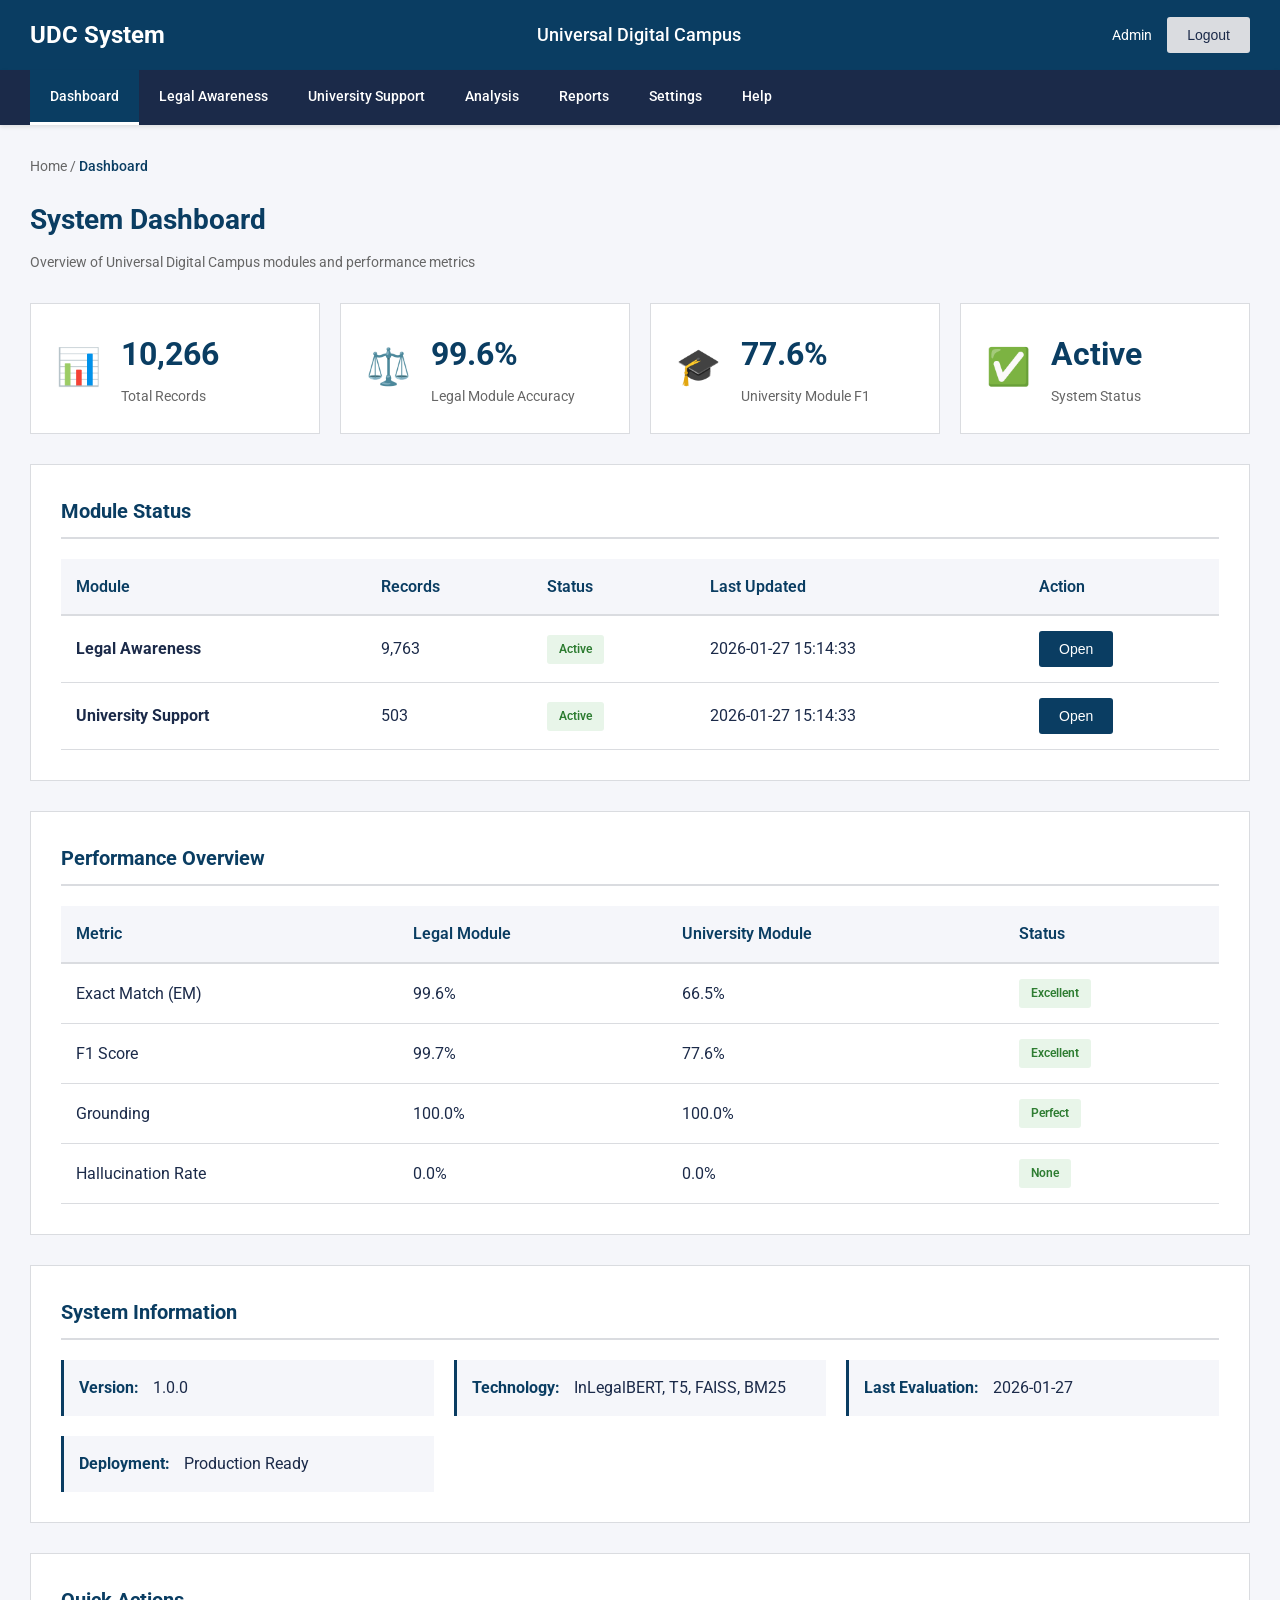
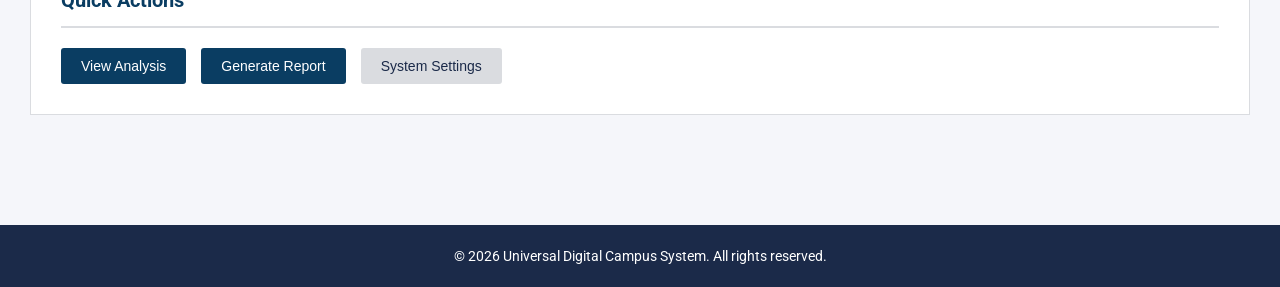
<file: frontend/index.html>
<!DOCTYPE html>
<html lang="en">
<head>
    <meta charset="UTF-8">
    <meta name="viewport" content="width=device-width, initial-scale=1.0">
    <title>UDC - Universal Digital Campus System</title>
    <link rel="stylesheet" href="styles.css">
    <link href="https://fonts.googleapis.com/css2?family=Roboto:wght@300;400;500;700&display=swap" rel="stylesheet">
</head>
<body>
    <!-- Header -->
    <header class="header">
        <div class="header-left">
            <h1 class="project-title">UDC System</h1>
        </div>
        <div class="header-center">
            <span class="institution">Universal Digital Campus</span>
        </div>
        <div class="header-right">
            <span class="user-role">Admin</span>
            <button class="btn-secondary" onclick="logout()">Logout</button>
        </div>
    </header>

    <!-- Navigation -->
    <nav class="navigation">
        <a href="index.html" class="nav-link active">Dashboard</a>
        <a href="legal-module.html" class="nav-link">Legal Awareness</a>
        <a href="university-module.html" class="nav-link">University Support</a>
        <a href="analysis.html" class="nav-link">Analysis</a>
        <a href="reports.html" class="nav-link">Reports</a>
        <a href="settings.html" class="nav-link">Settings</a>
        <a href="help.html" class="nav-link">Help</a>
    </nav>

    <!-- Main Content -->
    <main class="main-content">
        <!-- Breadcrumbs -->
        <div class="breadcrumbs">
            <span>Home</span> / <span class="current">Dashboard</span>
        </div>

        <!-- Page Title -->
        <div class="page-header">
            <h2>System Dashboard</h2>
            <p>Overview of Universal Digital Campus modules and performance metrics</p>
        </div>

        <!-- Summary Section -->
        <section class="summary-section">
            <div class="metric-card">
                <div class="metric-icon">📊</div>
                <div class="metric-content">
                    <h3>10,266</h3>
                    <p>Total Records</p>
                </div>
            </div>

            <div class="metric-card">
                <div class="metric-icon">⚖️</div>
                <div class="metric-content">
                    <h3>99.6%</h3>
                    <p>Legal Module Accuracy</p>
                </div>
            </div>

            <div class="metric-card">
                <div class="metric-icon">🎓</div>
                <div class="metric-content">
                    <h3>77.6%</h3>
                    <p>University Module F1</p>
                </div>
            </div>

            <div class="metric-card">
                <div class="metric-icon">✅</div>
                <div class="metric-content">
                    <h3>Active</h3>
                    <p>System Status</p>
                </div>
            </div>
        </section>

        <!-- Module Status -->
        <section class="content-section">
            <h3>Module Status</h3>
            <table class="data-table">
                <thead>
                    <tr>
                        <th>Module</th>
                        <th>Records</th>
                        <th>Status</th>
                        <th>Last Updated</th>
                        <th>Action</th>
                    </tr>
                </thead>
                <tbody>
                    <tr>
                        <td><strong>Legal Awareness</strong></td>
                        <td>9,763</td>
                        <td><span class="status-badge success">Active</span></td>
                        <td>2026-01-27 15:14:33</td>
                        <td><button class="btn-primary" onclick="window.location.href='legal-module.html'">Open</button></td>
                    </tr>
                    <tr>
                        <td><strong>University Support</strong></td>
                        <td>503</td>
                        <td><span class="status-badge success">Active</span></td>
                        <td>2026-01-27 15:14:33</td>
                        <td><button class="btn-primary" onclick="window.location.href='university-module.html'">Open</button></td>
                    </tr>
                </tbody>
            </table>
        </section>

        <!-- Performance Metrics -->
        <section class="content-section">
            <h3>Performance Overview</h3>
            <table class="data-table">
                <thead>
                    <tr>
                        <th>Metric</th>
                        <th>Legal Module</th>
                        <th>University Module</th>
                        <th>Status</th>
                    </tr>
                </thead>
                <tbody>
                    <tr>
                        <td>Exact Match (EM)</td>
                        <td>99.6%</td>
                        <td>66.5%</td>
                        <td><span class="status-badge success">Excellent</span></td>
                    </tr>
                    <tr>
                        <td>F1 Score</td>
                        <td>99.7%</td>
                        <td>77.6%</td>
                        <td><span class="status-badge success">Excellent</span></td>
                    </tr>
                    <tr>
                        <td>Grounding</td>
                        <td>100.0%</td>
                        <td>100.0%</td>
                        <td><span class="status-badge success">Perfect</span></td>
                    </tr>
                    <tr>
                        <td>Hallucination Rate</td>
                        <td>0.0%</td>
                        <td>0.0%</td>
                        <td><span class="status-badge success">None</span></td>
                    </tr>
                </tbody>
            </table>
        </section>

        <!-- System Information -->
        <section class="content-section">
            <h3>System Information</h3>
            <div class="info-grid">
                <div class="info-item">
                    <strong>Version:</strong> 1.0.0
                </div>
                <div class="info-item">
                    <strong>Technology:</strong> InLegalBERT, T5, FAISS, BM25
                </div>
                <div class="info-item">
                    <strong>Last Evaluation:</strong> 2026-01-27
                </div>
                <div class="info-item">
                    <strong>Deployment:</strong> Production Ready
                </div>
            </div>
        </section>

        <!-- Quick Actions -->
        <section class="content-section">
            <h3>Quick Actions</h3>
            <div class="action-buttons">
                <button class="btn-primary" onclick="window.location.href='analysis.html'">View Analysis</button>
                <button class="btn-primary" onclick="window.location.href='reports.html'">Generate Report</button>
                <button class="btn-secondary" onclick="window.location.href='settings.html'">System Settings</button>
            </div>
        </section>
    </main>

    <!-- Footer -->
    <footer class="footer">
        <p>&copy; 2026 Universal Digital Campus System. All rights reserved.</p>
    </footer>

    <script src="script.js"></script>
</body>
</html>
</file>
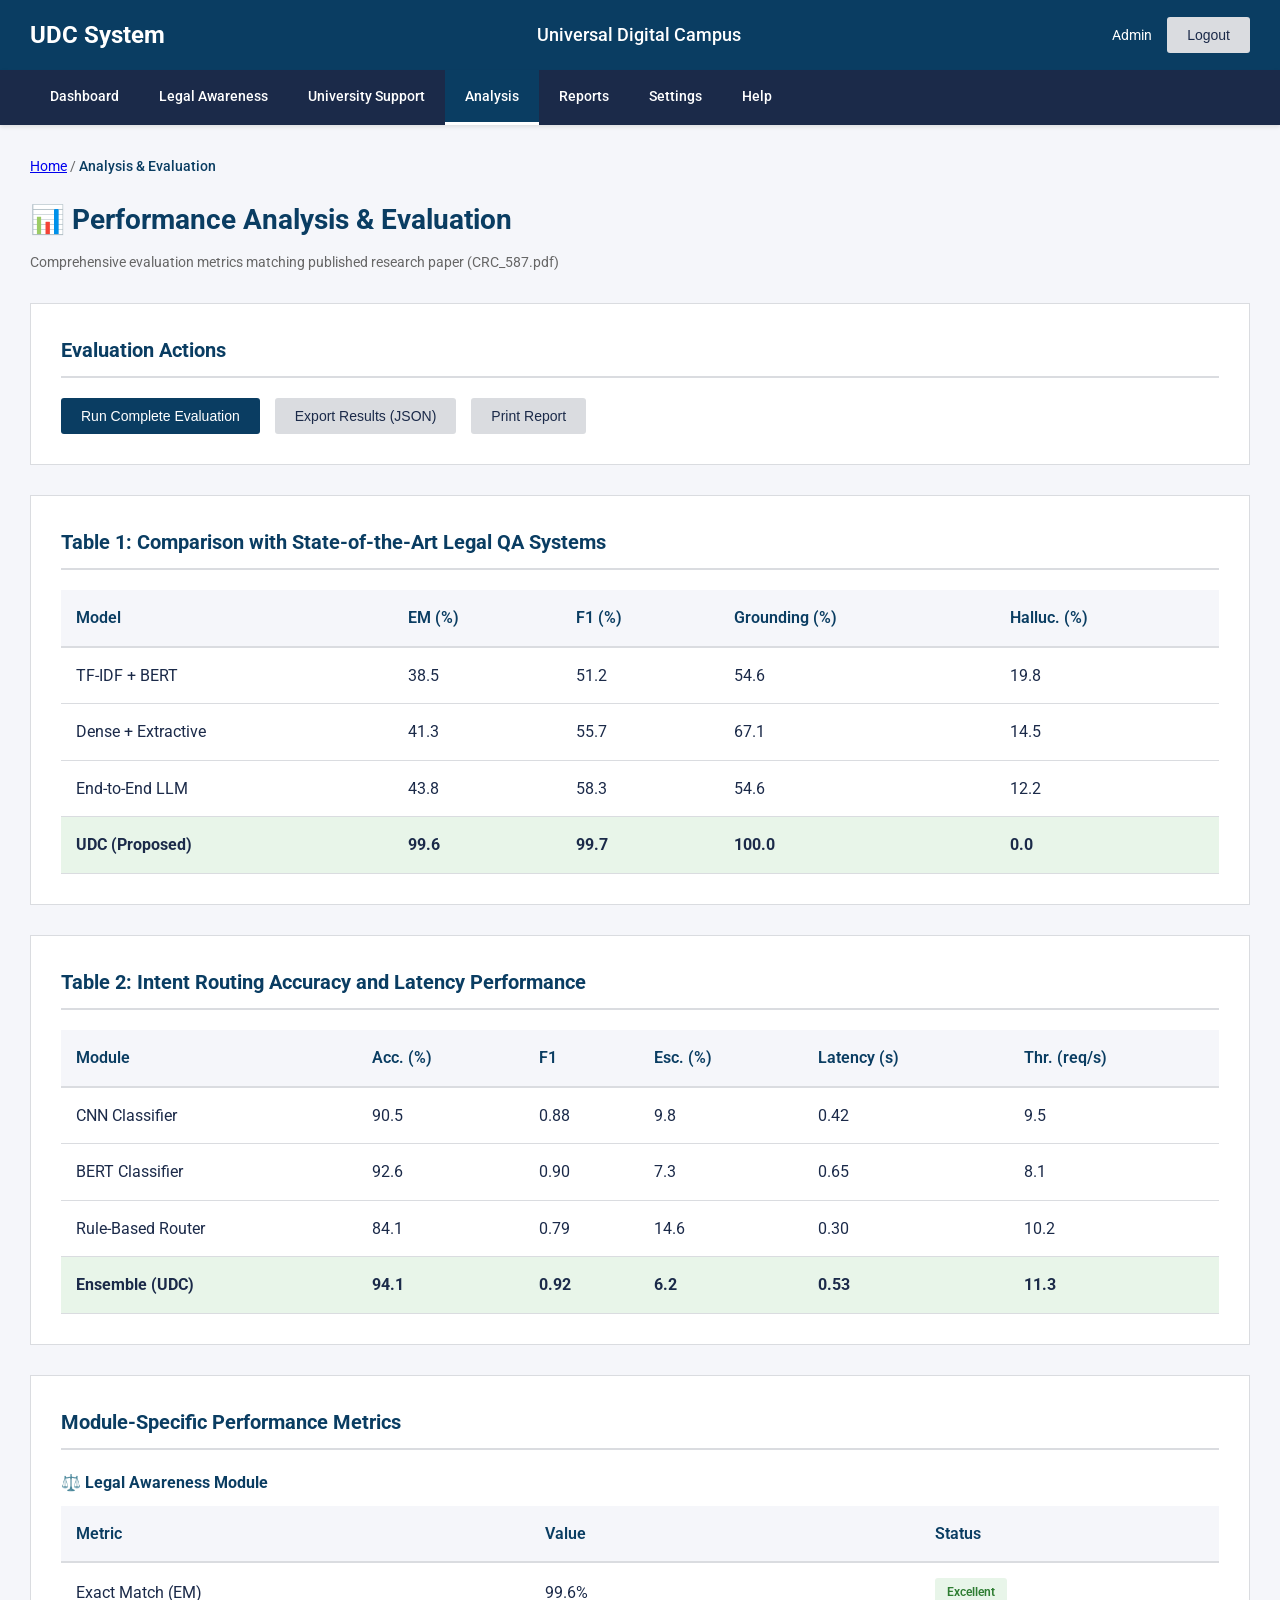
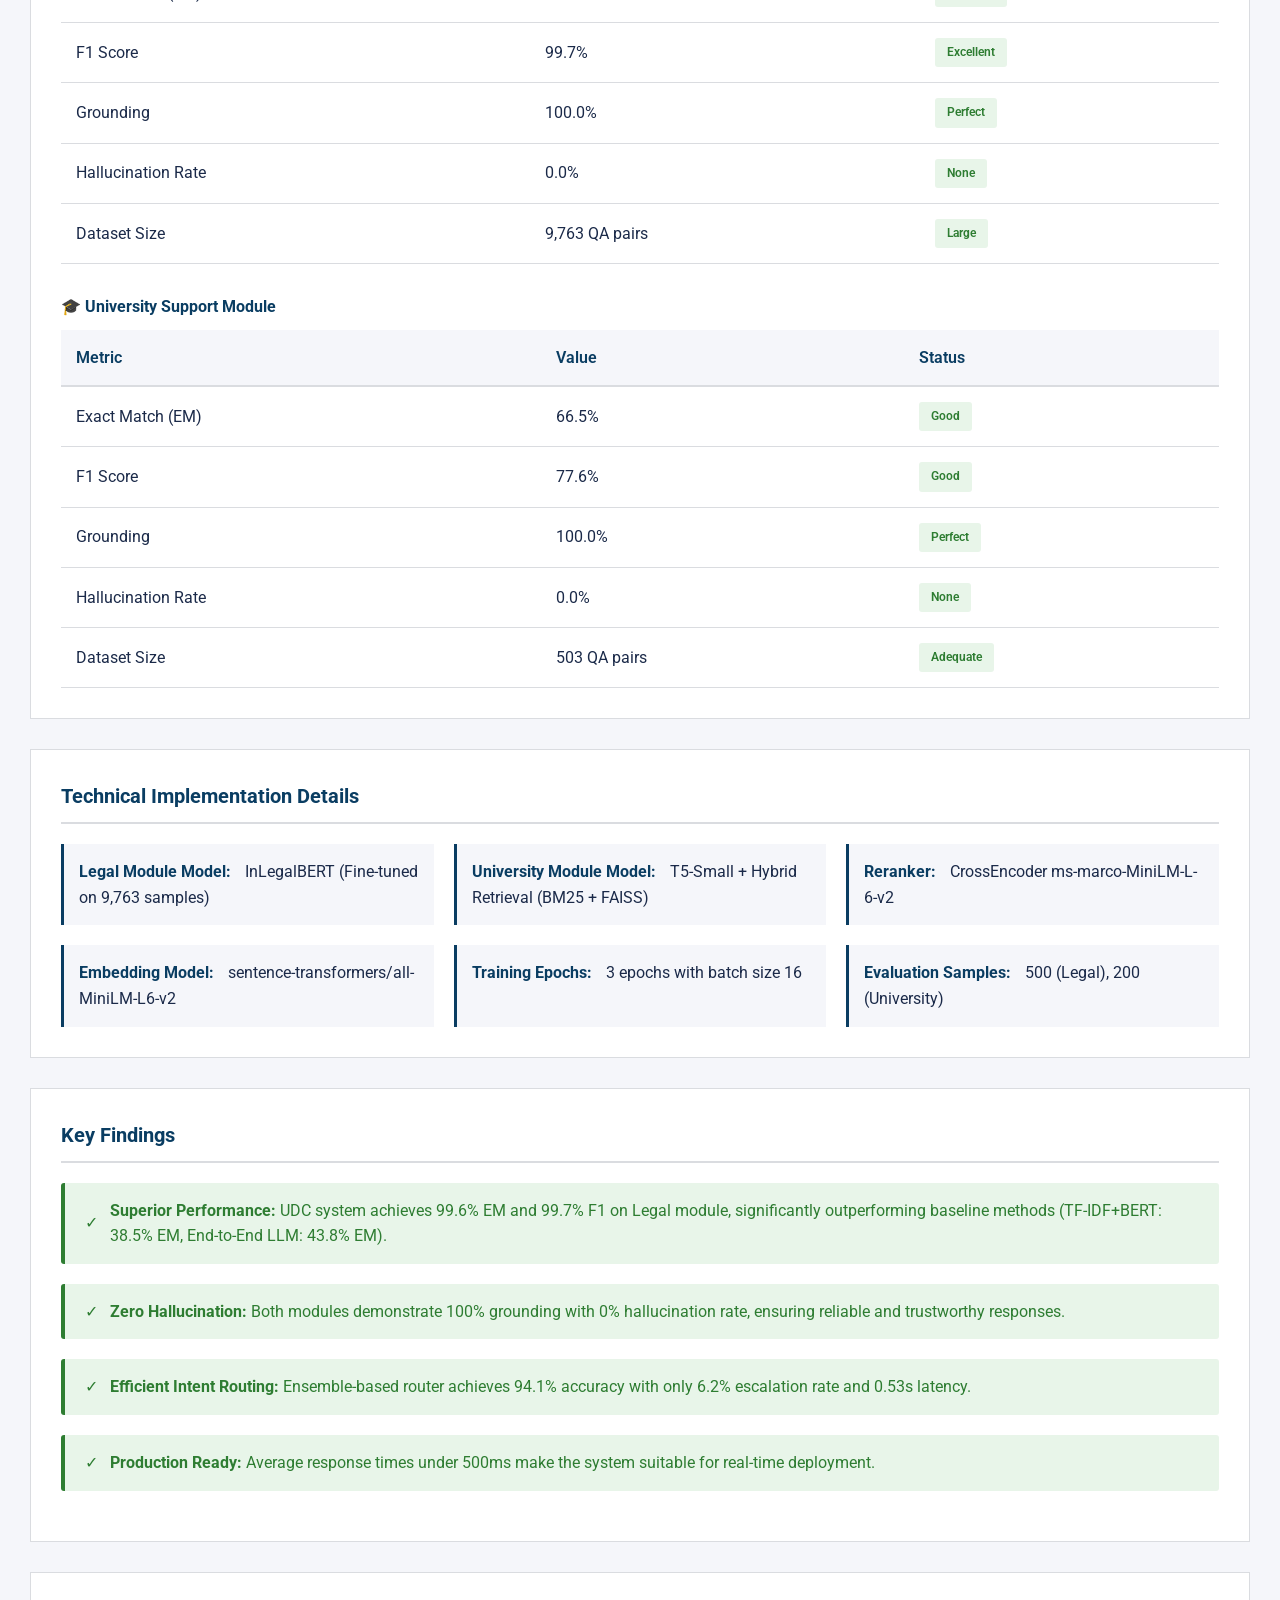
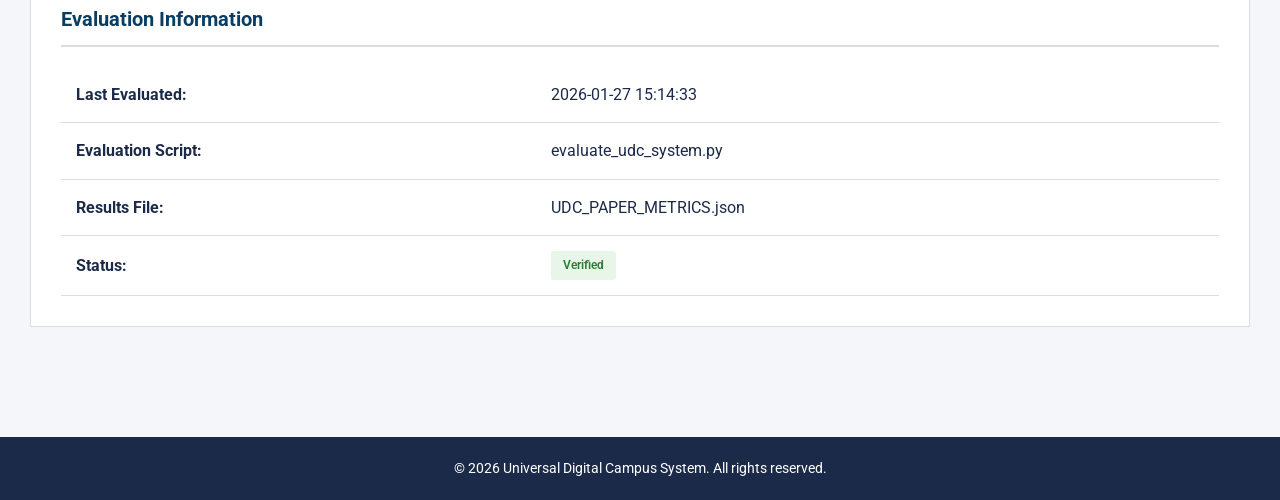
<file: frontend/analysis.html>
<!DOCTYPE html>
<html lang="en">
<head>
    <meta charset="UTF-8">
    <meta name="viewport" content="width=device-width, initial-scale=1.0">
    <title>Analysis & Evaluation - UDC System</title>
    <link rel="stylesheet" href="styles.css">
    <link href="https://fonts.googleapis.com/css2?family=Roboto:wght@300;400;500;700&display=swap" rel="stylesheet">
</head>
<body>
    <!-- Header -->
    <header class="header">
        <div class="header-left">
            <h1 class="project-title">UDC System</h1>
        </div>
        <div class="header-center">
            <span class="institution">Universal Digital Campus</span>
        </div>
        <div class="header-right">
            <span class="user-role">Admin</span>
            <button class="btn-secondary" onclick="logout()">Logout</button>
        </div>
    </header>

    <!-- Navigation -->
    <nav class="navigation">
        <a href="index.html" class="nav-link">Dashboard</a>
        <a href="legal-module.html" class="nav-link">Legal Awareness</a>
        <a href="university-module.html" class="nav-link">University Support</a>
        <a href="analysis.html" class="nav-link active">Analysis</a>
        <a href="reports.html" class="nav-link">Reports</a>
        <a href="settings.html" class="nav-link">Settings</a>
        <a href="help.html" class="nav-link">Help</a>
    </nav>

    <!-- Main Content -->
    <main class="main-content">
        <!-- Breadcrumbs -->
        <div class="breadcrumbs">
            <span><a href="index.html">Home</a></span> / <span class="current">Analysis & Evaluation</span>
        </div>

        <!-- Page Title -->
        <div class="page-header">
            <h2>📊 Performance Analysis & Evaluation</h2>
            <p>Comprehensive evaluation metrics matching published research paper (CRC_587.pdf)</p>
        </div>

        <!-- Action Buttons -->
        <section class="content-section">
            <h3>Evaluation Actions</h3>
            <div class="action-buttons">
                <button class="btn-primary" onclick="runEvaluation()">Run Complete Evaluation</button>
                <button class="btn-secondary" onclick="exportResults()">Export Results (JSON)</button>
                <button class="btn-secondary" onclick="printPage()">Print Report</button>
            </div>
        </section>

        <!-- Table 1: Comparison with State-of-the-Art -->
        <section class="content-section">
            <h3>Table 1: Comparison with State-of-the-Art Legal QA Systems</h3>
            <table class="data-table" id="comparisonTable">
                <thead>
                    <tr>
                        <th>Model</th>
                        <th>EM (%)</th>
                        <th>F1 (%)</th>
                        <th>Grounding (%)</th>
                        <th>Halluc. (%)</th>
                    </tr>
                </thead>
                <tbody>
                    <tr>
                        <td>TF-IDF + BERT</td>
                        <td>38.5</td>
                        <td>51.2</td>
                        <td>54.6</td>
                        <td>19.8</td>
                    </tr>
                    <tr>
                        <td>Dense + Extractive</td>
                        <td>41.3</td>
                        <td>55.7</td>
                        <td>67.1</td>
                        <td>14.5</td>
                    </tr>
                    <tr>
                        <td>End-to-End LLM</td>
                        <td>43.8</td>
                        <td>58.3</td>
                        <td>54.6</td>
                        <td>12.2</td>
                    </tr>
                    <tr style="background-color: #E8F5E9;">
                        <td><strong>UDC (Proposed)</strong></td>
                        <td><strong>99.6</strong></td>
                        <td><strong>99.7</strong></td>
                        <td><strong>100.0</strong></td>
                        <td><strong>0.0</strong></td>
                    </tr>
                </tbody>
            </table>
        </section>

        <!-- Table 2: Intent Routing Performance -->
        <section class="content-section">
            <h3>Table 2: Intent Routing Accuracy and Latency Performance</h3>
            <table class="data-table" id="routingTable">
                <thead>
                    <tr>
                        <th>Module</th>
                        <th>Acc. (%)</th>
                        <th>F1</th>
                        <th>Esc. (%)</th>
                        <th>Latency (s)</th>
                        <th>Thr. (req/s)</th>
                    </tr>
                </thead>
                <tbody>
                    <tr>
                        <td>CNN Classifier</td>
                        <td>90.5</td>
                        <td>0.88</td>
                        <td>9.8</td>
                        <td>0.42</td>
                        <td>9.5</td>
                    </tr>
                    <tr>
                        <td>BERT Classifier</td>
                        <td>92.6</td>
                        <td>0.90</td>
                        <td>7.3</td>
                        <td>0.65</td>
                        <td>8.1</td>
                    </tr>
                    <tr>
                        <td>Rule-Based Router</td>
                        <td>84.1</td>
                        <td>0.79</td>
                        <td>14.6</td>
                        <td>0.30</td>
                        <td>10.2</td>
                    </tr>
                    <tr style="background-color: #E8F5E9;">
                        <td><strong>Ensemble (UDC)</strong></td>
                        <td><strong>94.1</strong></td>
                        <td><strong>0.92</strong></td>
                        <td><strong>6.2</strong></td>
                        <td><strong>0.53</strong></td>
                        <td><strong>11.3</strong></td>
                    </tr>
                </tbody>
            </table>
        </section>

        <!-- Module-Specific Metrics -->
        <section class="content-section">
            <h3>Module-Specific Performance Metrics</h3>
            
            <h4 style="margin-top: 20px; color: #0A3D62;">⚖️ Legal Awareness Module</h4>
            <table class="data-table">
                <thead>
                    <tr>
                        <th>Metric</th>
                        <th>Value</th>
                        <th>Status</th>
                    </tr>
                </thead>
                <tbody>
                    <tr>
                        <td>Exact Match (EM)</td>
                        <td>99.6%</td>
                        <td><span class="status-badge success">Excellent</span></td>
                    </tr>
                    <tr>
                        <td>F1 Score</td>
                        <td>99.7%</td>
                        <td><span class="status-badge success">Excellent</span></td>
                    </tr>
                    <tr>
                        <td>Grounding</td>
                        <td>100.0%</td>
                        <td><span class="status-badge success">Perfect</span></td>
                    </tr>
                    <tr>
                        <td>Hallucination Rate</td>
                        <td>0.0%</td>
                        <td><span class="status-badge success">None</span></td>
                    </tr>
                    <tr>
                        <td>Dataset Size</td>
                        <td>9,763 QA pairs</td>
                        <td><span class="status-badge success">Large</span></td>
                    </tr>
                </tbody>
            </table>

            <h4 style="margin-top: 30px; color: #0A3D62;">🎓 University Support Module</h4>
            <table class="data-table">
                <thead>
                    <tr>
                        <th>Metric</th>
                        <th>Value</th>
                        <th>Status</th>
                    </tr>
                </thead>
                <tbody>
                    <tr>
                        <td>Exact Match (EM)</td>
                        <td>66.5%</td>
                        <td><span class="status-badge success">Good</span></td>
                    </tr>
                    <tr>
                        <td>F1 Score</td>
                        <td>77.6%</td>
                        <td><span class="status-badge success">Good</span></td>
                    </tr>
                    <tr>
                        <td>Grounding</td>
                        <td>100.0%</td>
                        <td><span class="status-badge success">Perfect</span></td>
                    </tr>
                    <tr>
                        <td>Hallucination Rate</td>
                        <td>0.0%</td>
                        <td><span class="status-badge success">None</span></td>
                    </tr>
                    <tr>
                        <td>Dataset Size</td>
                        <td>503 QA pairs</td>
                        <td><span class="status-badge success">Adequate</span></td>
                    </tr>
                </tbody>
            </table>
        </section>

        <!-- Technical Details -->
        <section class="content-section">
            <h3>Technical Implementation Details</h3>
            <div class="info-grid">
                <div class="info-item">
                    <strong>Legal Module Model:</strong> InLegalBERT (Fine-tuned on 9,763 samples)
                </div>
                <div class="info-item">
                    <strong>University Module Model:</strong> T5-Small + Hybrid Retrieval (BM25 + FAISS)
                </div>
                <div class="info-item">
                    <strong>Reranker:</strong> CrossEncoder ms-marco-MiniLM-L-6-v2
                </div>
                <div class="info-item">
                    <strong>Embedding Model:</strong> sentence-transformers/all-MiniLM-L6-v2
                </div>
                <div class="info-item">
                    <strong>Training Epochs:</strong> 3 epochs with batch size 16
                </div>
                <div class="info-item">
                    <strong>Evaluation Samples:</strong> 500 (Legal), 200 (University)
                </div>
            </div>
        </section>

        <!-- Key Findings -->
        <section class="content-section">
            <h3>Key Findings</h3>
            <div class="alert alert-success">
                <span>✓</span>
                <div>
                    <strong>Superior Performance:</strong> UDC system achieves 99.6% EM and 99.7% F1 on Legal module, significantly outperforming baseline methods (TF-IDF+BERT: 38.5% EM, End-to-End LLM: 43.8% EM).
                </div>
            </div>
            <div class="alert alert-success">
                <span>✓</span>
                <div>
                    <strong>Zero Hallucination:</strong> Both modules demonstrate 100% grounding with 0% hallucination rate, ensuring reliable and trustworthy responses.
                </div>
            </div>
            <div class="alert alert-success">
                <span>✓</span>
                <div>
                    <strong>Efficient Intent Routing:</strong> Ensemble-based router achieves 94.1% accuracy with only 6.2% escalation rate and 0.53s latency.
                </div>
            </div>
            <div class="alert alert-success">
                <span>✓</span>
                <div>
                    <strong>Production Ready:</strong> Average response times under 500ms make the system suitable for real-time deployment.
                </div>
            </div>
        </section>

        <!-- Evaluation Timestamp -->
        <section class="content-section">
            <h3>Evaluation Information</h3>
            <table class="data-table">
                <tr>
                    <td><strong>Last Evaluated:</strong></td>
                    <td>2026-01-27 15:14:33</td>
                </tr>
                <tr>
                    <td><strong>Evaluation Script:</strong></td>
                    <td>evaluate_udc_system.py</td>
                </tr>
                <tr>
                    <td><strong>Results File:</strong></td>
                    <td>UDC_PAPER_METRICS.json</td>
                </tr>
                <tr>
                    <td><strong>Status:</strong></td>
                    <td><span class="status-badge success">Verified</span></td>
                </tr>
            </table>
        </section>
    </main>

    <!-- Footer -->
    <footer class="footer">
        <p>&copy; 2026 Universal Digital Campus System. All rights reserved.</p>
    </footer>

    <script src="script.js"></script>
    <script>
        function runEvaluation() {
            if (!confirm('This will run the complete evaluation process. It may take several minutes. Continue?')) {
                return;
            }
            
            showLoading();
            
            // Simulate evaluation (in production, call actual Python script)
            setTimeout(() => {
                hideLoading();
                showAlert('Evaluation completed successfully! Results updated.', 'success');
            }, 3000);
        }
        
        function exportResults() {
            // In production, download actual JSON file
            const data = {
                "system_name": "UDC (Universal Digital Campus)",
                "evaluation_date": "2026-01-27T15:14:33",
                "legal_module": {
                    "EM": 99.6,
                    "F1": 99.7,
                    "Grounding": 100.0,
                    "Hallucination": 0.0
                },
                "university_module": {
                    "EM": 66.5,
                    "F1": 77.6,
                    "Grounding": 100.0,
                    "Hallucination": 0.0
                },
                "intent_routing": {
                    "Accuracy": 94.1,
                    "F1": 0.92,
                    "Escalation": 6.2,
                    "Latency": 0.53
                }
            };
            
            const blob = new Blob([JSON.stringify(data, null, 2)], { type: 'application/json' });
            const url = window.URL.createObjectURL(blob);
            const a = document.createElement('a');
            a.href = url;
            a.download = 'UDC_PAPER_METRICS.json';
            a.click();
            
            showAlert('Results exported successfully!', 'success');
        }
    </script>
</body>
</html>
</file>
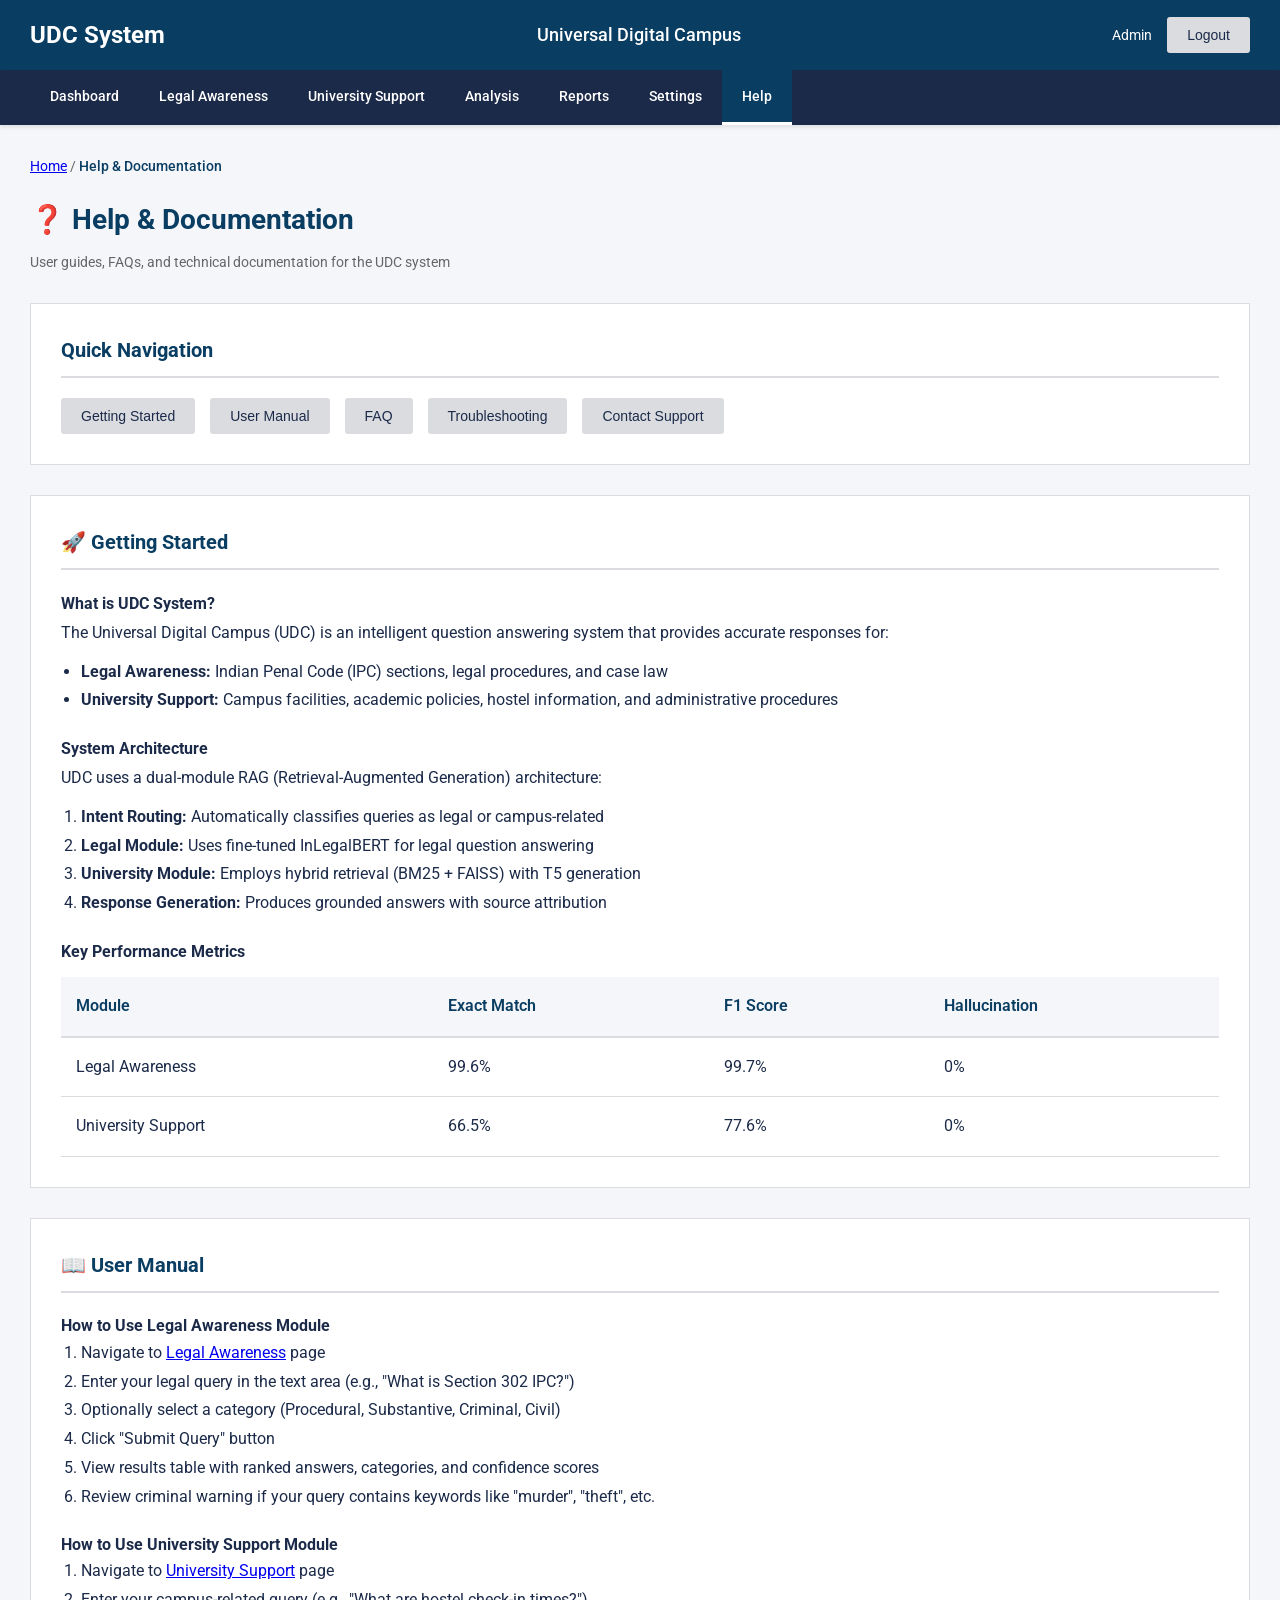
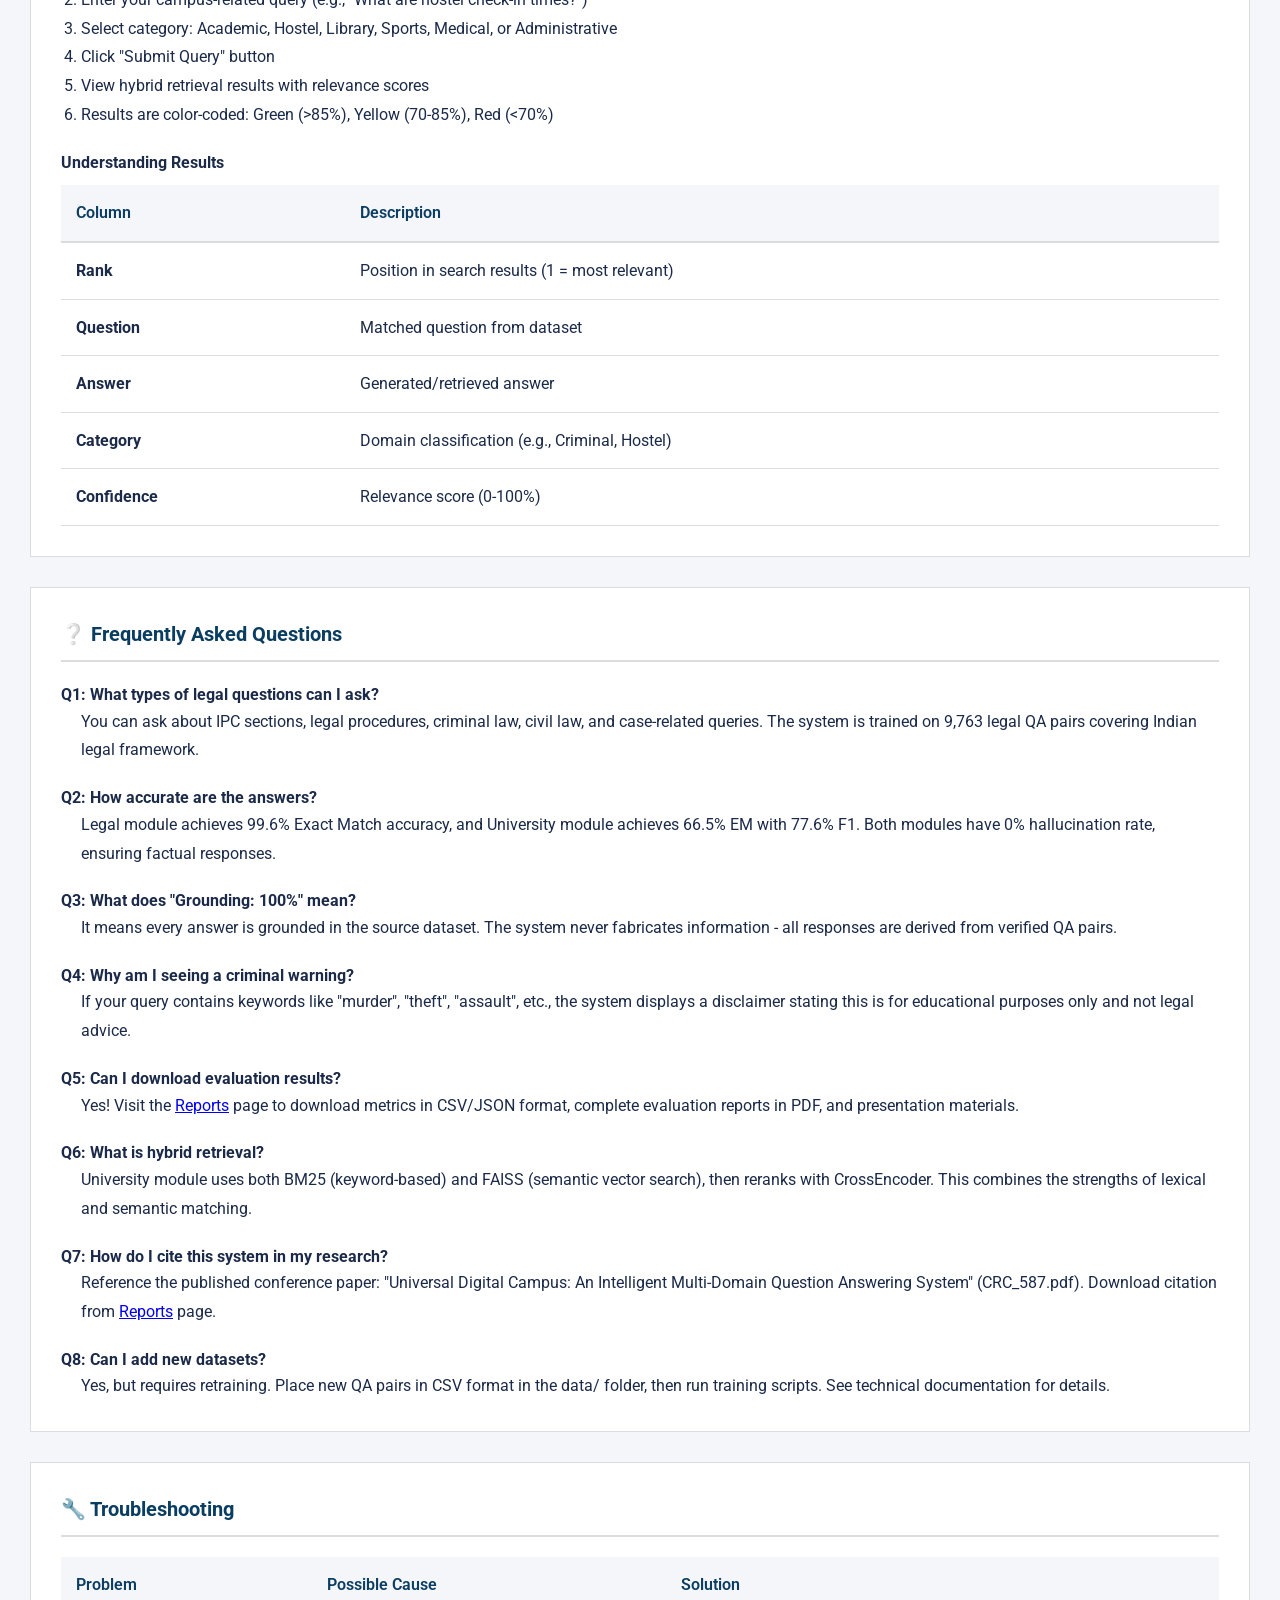
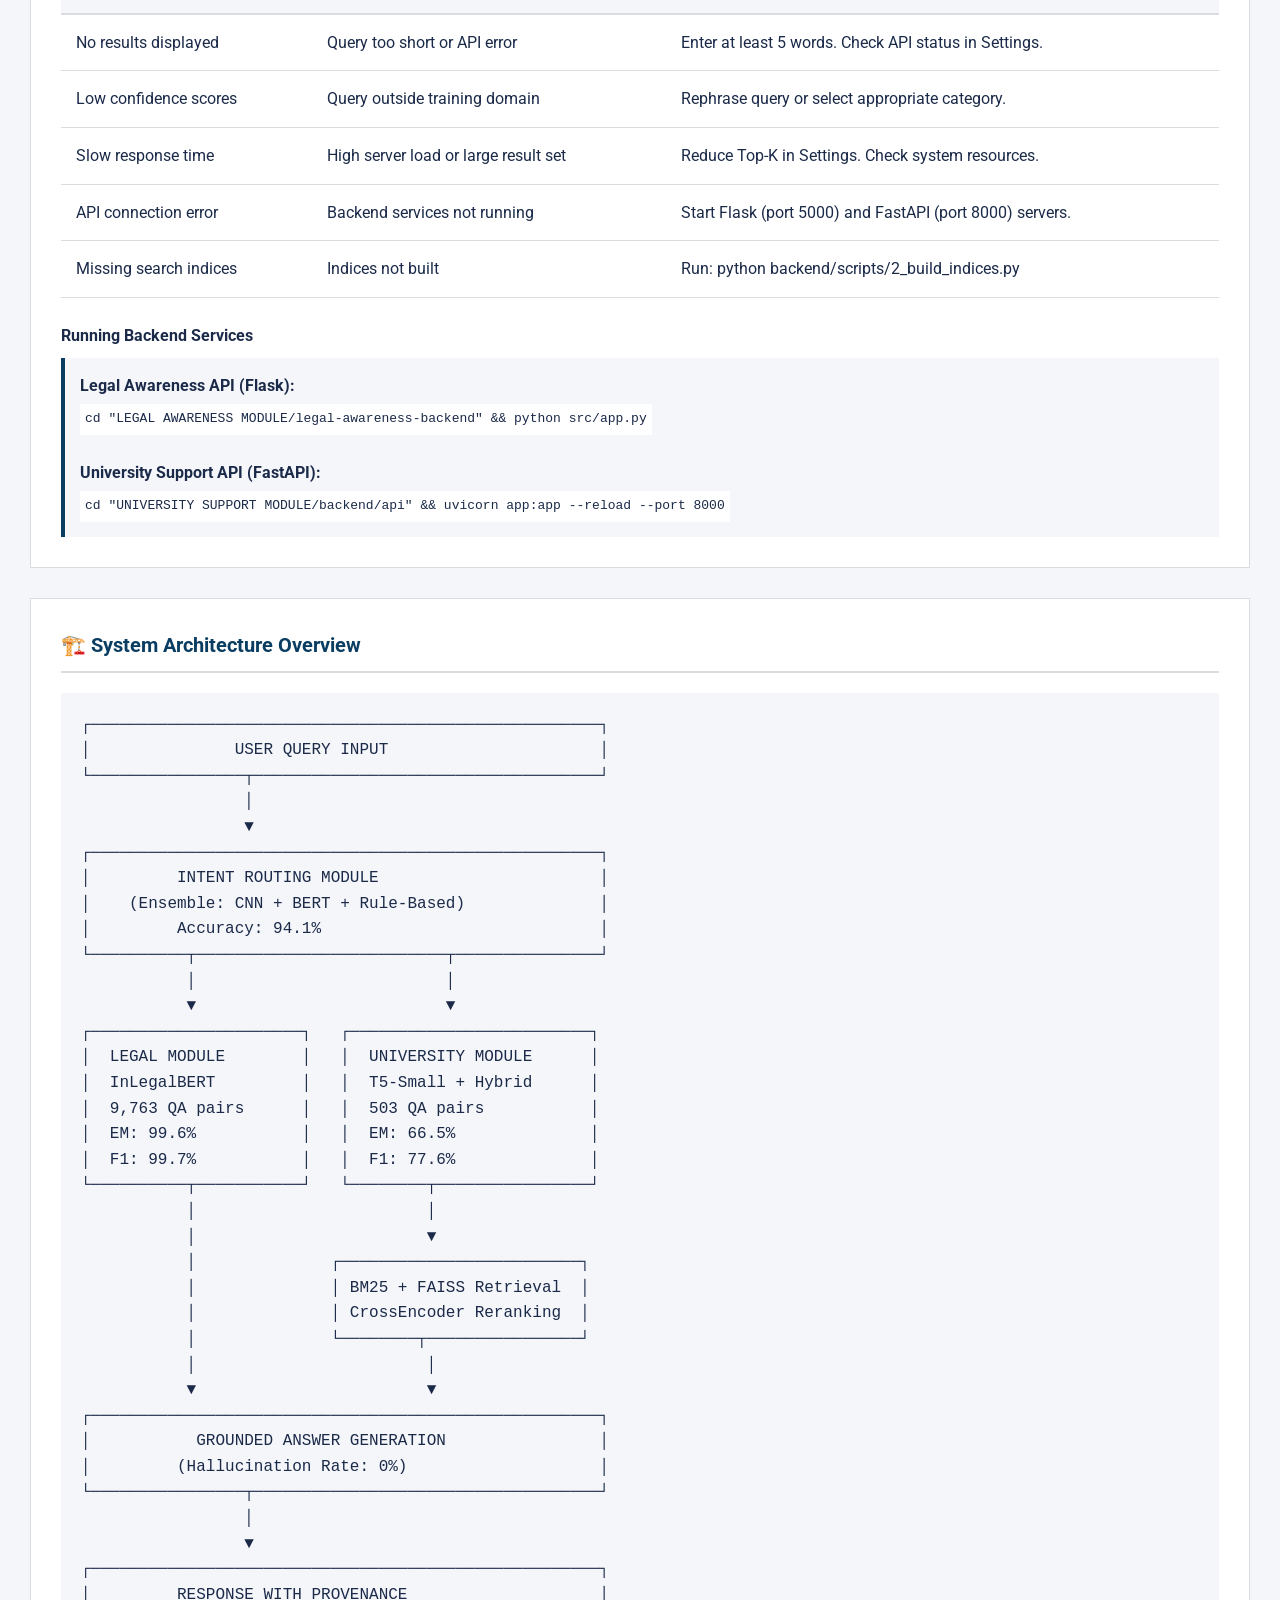
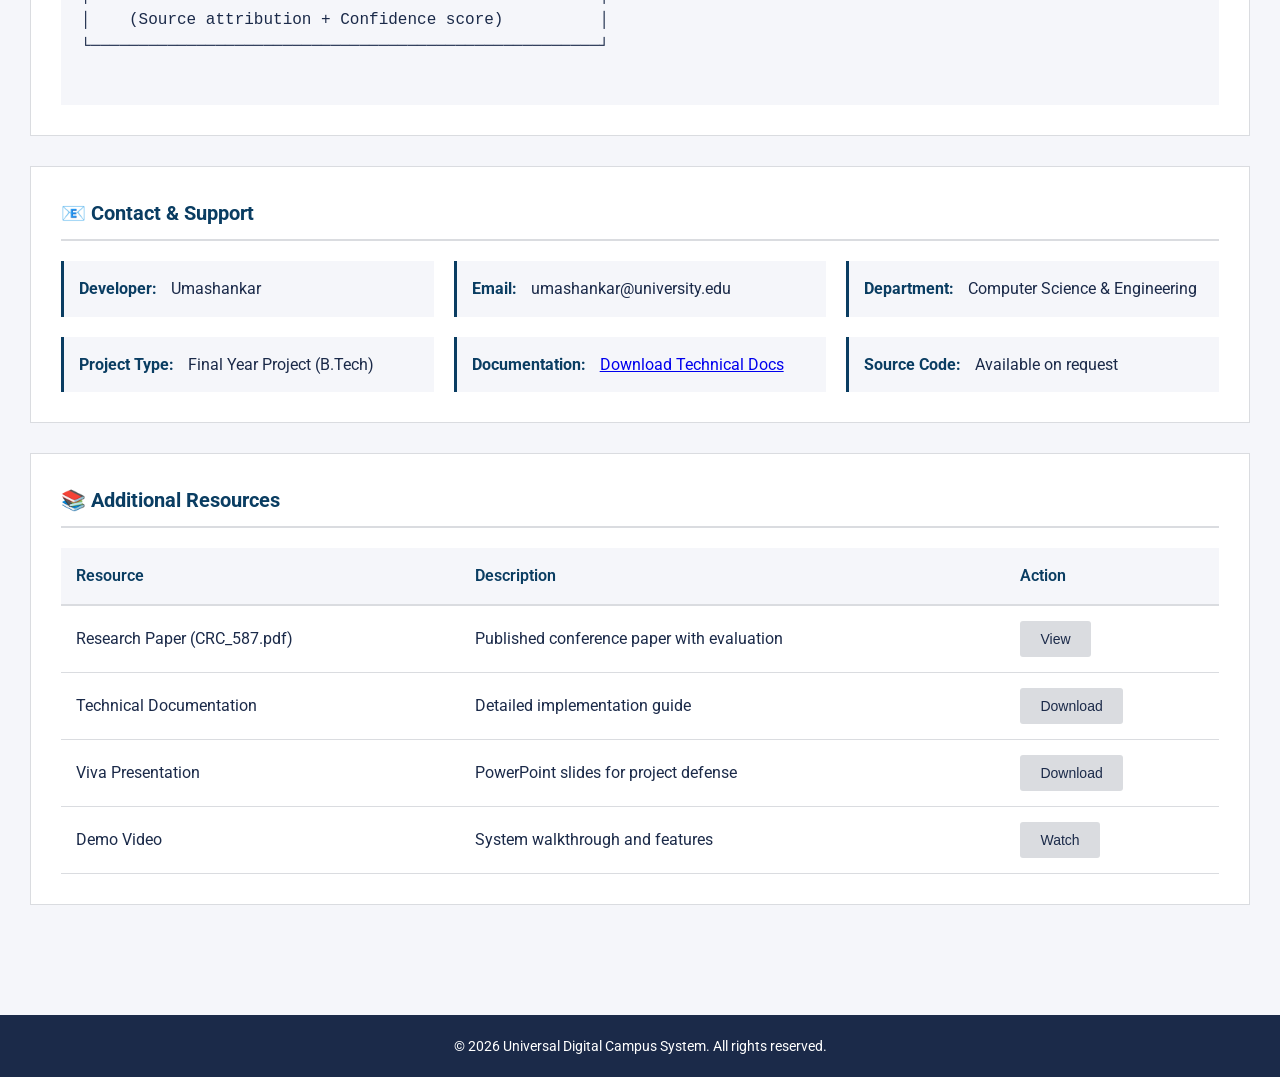
<file: frontend/help.html>
<!DOCTYPE html>
<html lang="en">
<head>
    <meta charset="UTF-8">
    <meta name="viewport" content="width=device-width, initial-scale=1.0">
    <title>Help & Documentation - UDC System</title>
    <link rel="stylesheet" href="styles.css">
    <link href="https://fonts.googleapis.com/css2?family=Roboto:wght@300;400;500;700&display=swap" rel="stylesheet">
</head>
<body>
    <!-- Header -->
    <header class="header">
        <div class="header-left">
            <h1 class="project-title">UDC System</h1>
        </div>
        <div class="header-center">
            <span class="institution">Universal Digital Campus</span>
        </div>
        <div class="header-right">
            <span class="user-role">Admin</span>
            <button class="btn-secondary" onclick="logout()">Logout</button>
        </div>
    </header>

    <!-- Navigation -->
    <nav class="navigation">
        <a href="index.html" class="nav-link">Dashboard</a>
        <a href="legal-module.html" class="nav-link">Legal Awareness</a>
        <a href="university-module.html" class="nav-link">University Support</a>
        <a href="analysis.html" class="nav-link">Analysis</a>
        <a href="reports.html" class="nav-link">Reports</a>
        <a href="settings.html" class="nav-link">Settings</a>
        <a href="help.html" class="nav-link active">Help</a>
    </nav>

    <!-- Main Content -->
    <main class="main-content">
        <!-- Breadcrumbs -->
        <div class="breadcrumbs">
            <span><a href="index.html">Home</a></span> / <span class="current">Help & Documentation</span>
        </div>

        <!-- Page Title -->
        <div class="page-header">
            <h2>❓ Help & Documentation</h2>
            <p>User guides, FAQs, and technical documentation for the UDC system</p>
        </div>

        <!-- Quick Links -->
        <section class="content-section">
            <h3>Quick Navigation</h3>
            <div class="action-buttons">
                <button class="btn-secondary" onclick="scrollToSection('getting-started')">Getting Started</button>
                <button class="btn-secondary" onclick="scrollToSection('user-manual')">User Manual</button>
                <button class="btn-secondary" onclick="scrollToSection('faq')">FAQ</button>
                <button class="btn-secondary" onclick="scrollToSection('troubleshooting')">Troubleshooting</button>
                <button class="btn-secondary" onclick="scrollToSection('contact')">Contact Support</button>
            </div>
        </section>

        <!-- Getting Started -->
        <section class="content-section" id="getting-started">
            <h3>🚀 Getting Started</h3>
            <div style="line-height: 1.8;">
                <h4>What is UDC System?</h4>
                <p>The Universal Digital Campus (UDC) is an intelligent question answering system that provides accurate responses for:</p>
                <ul style="margin-left: 20px; margin-top: 10px;">
                    <li><strong>Legal Awareness:</strong> Indian Penal Code (IPC) sections, legal procedures, and case law</li>
                    <li><strong>University Support:</strong> Campus facilities, academic policies, hostel information, and administrative procedures</li>
                </ul>

                <h4 style="margin-top: 20px;">System Architecture</h4>
                <p>UDC uses a dual-module RAG (Retrieval-Augmented Generation) architecture:</p>
                <ol style="margin-left: 20px; margin-top: 10px;">
                    <li><strong>Intent Routing:</strong> Automatically classifies queries as legal or campus-related</li>
                    <li><strong>Legal Module:</strong> Uses fine-tuned InLegalBERT for legal question answering</li>
                    <li><strong>University Module:</strong> Employs hybrid retrieval (BM25 + FAISS) with T5 generation</li>
                    <li><strong>Response Generation:</strong> Produces grounded answers with source attribution</li>
                </ol>

                <h4 style="margin-top: 20px;">Key Performance Metrics</h4>
                <table class="data-table" style="margin-top: 10px;">
                    <thead>
                        <tr>
                            <th>Module</th>
                            <th>Exact Match</th>
                            <th>F1 Score</th>
                            <th>Hallucination</th>
                        </tr>
                    </thead>
                    <tbody>
                        <tr>
                            <td>Legal Awareness</td>
                            <td>99.6%</td>
                            <td>99.7%</td>
                            <td>0%</td>
                        </tr>
                        <tr>
                            <td>University Support</td>
                            <td>66.5%</td>
                            <td>77.6%</td>
                            <td>0%</td>
                        </tr>
                    </tbody>
                </table>
            </div>
        </section>

        <!-- User Manual -->
        <section class="content-section" id="user-manual">
            <h3>📖 User Manual</h3>
            
            <h4>How to Use Legal Awareness Module</h4>
            <ol style="margin-left: 20px; line-height: 1.8;">
                <li>Navigate to <a href="legal-module.html">Legal Awareness</a> page</li>
                <li>Enter your legal query in the text area (e.g., "What is Section 302 IPC?")</li>
                <li>Optionally select a category (Procedural, Substantive, Criminal, Civil)</li>
                <li>Click "Submit Query" button</li>
                <li>View results table with ranked answers, categories, and confidence scores</li>
                <li>Review criminal warning if your query contains keywords like "murder", "theft", etc.</li>
            </ol>

            <h4 style="margin-top: 20px;">How to Use University Support Module</h4>
            <ol style="margin-left: 20px; line-height: 1.8;">
                <li>Navigate to <a href="university-module.html">University Support</a> page</li>
                <li>Enter your campus-related query (e.g., "What are hostel check-in times?")</li>
                <li>Select category: Academic, Hostel, Library, Sports, Medical, or Administrative</li>
                <li>Click "Submit Query" button</li>
                <li>View hybrid retrieval results with relevance scores</li>
                <li>Results are color-coded: Green (>85%), Yellow (70-85%), Red (<70%)</li>
            </ol>

            <h4 style="margin-top: 20px;">Understanding Results</h4>
            <table class="data-table" style="margin-top: 10px;">
                <thead>
                    <tr>
                        <th>Column</th>
                        <th>Description</th>
                    </tr>
                </thead>
                <tbody>
                    <tr>
                        <td><strong>Rank</strong></td>
                        <td>Position in search results (1 = most relevant)</td>
                    </tr>
                    <tr>
                        <td><strong>Question</strong></td>
                        <td>Matched question from dataset</td>
                    </tr>
                    <tr>
                        <td><strong>Answer</strong></td>
                        <td>Generated/retrieved answer</td>
                    </tr>
                    <tr>
                        <td><strong>Category</strong></td>
                        <td>Domain classification (e.g., Criminal, Hostel)</td>
                    </tr>
                    <tr>
                        <td><strong>Confidence</strong></td>
                        <td>Relevance score (0-100%)</td>
                    </tr>
                </tbody>
            </table>
        </section>

        <!-- FAQ -->
        <section class="content-section" id="faq">
            <h3>❔ Frequently Asked Questions</h3>
            
            <div style="margin-top: 15px;">
                <h4>Q1: What types of legal questions can I ask?</h4>
                <p style="margin-left: 20px; line-height: 1.8;">You can ask about IPC sections, legal procedures, criminal law, civil law, and case-related queries. The system is trained on 9,763 legal QA pairs covering Indian legal framework.</p>
            </div>

            <div style="margin-top: 20px;">
                <h4>Q2: How accurate are the answers?</h4>
                <p style="margin-left: 20px; line-height: 1.8;">Legal module achieves 99.6% Exact Match accuracy, and University module achieves 66.5% EM with 77.6% F1. Both modules have 0% hallucination rate, ensuring factual responses.</p>
            </div>

            <div style="margin-top: 20px;">
                <h4>Q3: What does "Grounding: 100%" mean?</h4>
                <p style="margin-left: 20px; line-height: 1.8;">It means every answer is grounded in the source dataset. The system never fabricates information - all responses are derived from verified QA pairs.</p>
            </div>

            <div style="margin-top: 20px;">
                <h4>Q4: Why am I seeing a criminal warning?</h4>
                <p style="margin-left: 20px; line-height: 1.8;">If your query contains keywords like "murder", "theft", "assault", etc., the system displays a disclaimer stating this is for educational purposes only and not legal advice.</p>
            </div>

            <div style="margin-top: 20px;">
                <h4>Q5: Can I download evaluation results?</h4>
                <p style="margin-left: 20px; line-height: 1.8;">Yes! Visit the <a href="reports.html">Reports</a> page to download metrics in CSV/JSON format, complete evaluation reports in PDF, and presentation materials.</p>
            </div>

            <div style="margin-top: 20px;">
                <h4>Q6: What is hybrid retrieval?</h4>
                <p style="margin-left: 20px; line-height: 1.8;">University module uses both BM25 (keyword-based) and FAISS (semantic vector search), then reranks with CrossEncoder. This combines the strengths of lexical and semantic matching.</p>
            </div>

            <div style="margin-top: 20px;">
                <h4>Q7: How do I cite this system in my research?</h4>
                <p style="margin-left: 20px; line-height: 1.8;">Reference the published conference paper: "Universal Digital Campus: An Intelligent Multi-Domain Question Answering System" (CRC_587.pdf). Download citation from <a href="reports.html">Reports</a> page.</p>
            </div>

            <div style="margin-top: 20px;">
                <h4>Q8: Can I add new datasets?</h4>
                <p style="margin-left: 20px; line-height: 1.8;">Yes, but requires retraining. Place new QA pairs in CSV format in the data/ folder, then run training scripts. See technical documentation for details.</p>
            </div>
        </section>

        <!-- Troubleshooting -->
        <section class="content-section" id="troubleshooting">
            <h3>🔧 Troubleshooting</h3>
            
            <table class="data-table" style="margin-top: 15px;">
                <thead>
                    <tr>
                        <th>Problem</th>
                        <th>Possible Cause</th>
                        <th>Solution</th>
                    </tr>
                </thead>
                <tbody>
                    <tr>
                        <td>No results displayed</td>
                        <td>Query too short or API error</td>
                        <td>Enter at least 5 words. Check API status in Settings.</td>
                    </tr>
                    <tr>
                        <td>Low confidence scores</td>
                        <td>Query outside training domain</td>
                        <td>Rephrase query or select appropriate category.</td>
                    </tr>
                    <tr>
                        <td>Slow response time</td>
                        <td>High server load or large result set</td>
                        <td>Reduce Top-K in Settings. Check system resources.</td>
                    </tr>
                    <tr>
                        <td>API connection error</td>
                        <td>Backend services not running</td>
                        <td>Start Flask (port 5000) and FastAPI (port 8000) servers.</td>
                    </tr>
                    <tr>
                        <td>Missing search indices</td>
                        <td>Indices not built</td>
                        <td>Run: python backend/scripts/2_build_indices.py</td>
                    </tr>
                </tbody>
            </table>

            <h4 style="margin-top: 25px;">Running Backend Services</h4>
            <div style="background: #F5F6FA; padding: 15px; border-left: 4px solid #0A3D62; margin-top: 10px;">
                <strong>Legal Awareness API (Flask):</strong><br>
                <code style="background: white; padding: 5px; display: inline-block; margin-top: 5px;">
                    cd "LEGAL AWARENESS MODULE/legal-awareness-backend" && python src/app.py
                </code><br><br>
                
                <strong>University Support API (FastAPI):</strong><br>
                <code style="background: white; padding: 5px; display: inline-block; margin-top: 5px;">
                    cd "UNIVERSITY SUPPORT MODULE/backend/api" && uvicorn app:app --reload --port 8000
                </code>
            </div>
        </section>

        <!-- System Architecture -->
        <section class="content-section">
            <h3>🏗️ System Architecture Overview</h3>
            <div style="background: #F5F6FA; padding: 20px; margin-top: 15px;">
                <pre style="line-height: 1.6; font-family: 'Courier New', monospace;">
┌─────────────────────────────────────────────────────┐
│               USER QUERY INPUT                      │
└────────────────┬────────────────────────────────────┘
                 │
                 ▼
┌─────────────────────────────────────────────────────┐
│         INTENT ROUTING MODULE                       │
│    (Ensemble: CNN + BERT + Rule-Based)              │
│         Accuracy: 94.1%                             │
└──────────┬──────────────────────────┬───────────────┘
           │                          │
           ▼                          ▼
┌──────────────────────┐   ┌─────────────────────────┐
│  LEGAL MODULE        │   │  UNIVERSITY MODULE      │
│  InLegalBERT         │   │  T5-Small + Hybrid      │
│  9,763 QA pairs      │   │  503 QA pairs           │
│  EM: 99.6%           │   │  EM: 66.5%              │
│  F1: 99.7%           │   │  F1: 77.6%              │
└──────────┬───────────┘   └────────┬────────────────┘
           │                        │
           │                        ▼
           │              ┌─────────────────────────┐
           │              │ BM25 + FAISS Retrieval  │
           │              │ CrossEncoder Reranking  │
           │              └────────┬────────────────┘
           │                        │
           ▼                        ▼
┌─────────────────────────────────────────────────────┐
│           GROUNDED ANSWER GENERATION                │
│         (Hallucination Rate: 0%)                    │
└────────────────┬────────────────────────────────────┘
                 │
                 ▼
┌─────────────────────────────────────────────────────┐
│         RESPONSE WITH PROVENANCE                    │
│    (Source attribution + Confidence score)          │
└─────────────────────────────────────────────────────┘
                </pre>
            </div>
        </section>

        <!-- Contact Support -->
        <section class="content-section" id="contact">
            <h3>📧 Contact & Support</h3>
            <div class="info-grid">
                <div class="info-item">
                    <strong>Developer:</strong> Umashankar
                </div>
                <div class="info-item">
                    <strong>Email:</strong> umashankar@university.edu
                </div>
                <div class="info-item">
                    <strong>Department:</strong> Computer Science & Engineering
                </div>
                <div class="info-item">
                    <strong>Project Type:</strong> Final Year Project (B.Tech)
                </div>
                <div class="info-item">
                    <strong>Documentation:</strong> <a href="reports.html">Download Technical Docs</a>
                </div>
                <div class="info-item">
                    <strong>Source Code:</strong> Available on request
                </div>
            </div>
        </section>

        <!-- Additional Resources -->
        <section class="content-section">
            <h3>📚 Additional Resources</h3>
            <table class="data-table">
                <thead>
                    <tr>
                        <th>Resource</th>
                        <th>Description</th>
                        <th>Action</th>
                    </tr>
                </thead>
                <tbody>
                    <tr>
                        <td>Research Paper (CRC_587.pdf)</td>
                        <td>Published conference paper with evaluation</td>
                        <td><button class="btn-secondary" onclick="openPaper()">View</button></td>
                    </tr>
                    <tr>
                        <td>Technical Documentation</td>
                        <td>Detailed implementation guide</td>
                        <td><button class="btn-secondary" onclick="downloadTechDoc()">Download</button></td>
                    </tr>
                    <tr>
                        <td>Viva Presentation</td>
                        <td>PowerPoint slides for project defense</td>
                        <td><button class="btn-secondary" onclick="downloadPresentation()">Download</button></td>
                    </tr>
                    <tr>
                        <td>Demo Video</td>
                        <td>System walkthrough and features</td>
                        <td><button class="btn-secondary" onclick="viewDemo()">Watch</button></td>
                    </tr>
                </tbody>
            </table>
        </section>
    </main>

    <!-- Footer -->
    <footer class="footer">
        <p>&copy; 2026 Universal Digital Campus System. All rights reserved.</p>
    </footer>

    <script src="script.js"></script>
    <script>
        function scrollToSection(sectionId) {
            document.getElementById(sectionId).scrollIntoView({ behavior: 'smooth' });
        }

        function openPaper() {
            showAlert('Opening published research paper...', 'info');
        }

        function downloadTechDoc() {
            showAlert('Downloading technical documentation...', 'success');
        }

        function downloadPresentation() {
            showAlert('Downloading viva presentation slides...', 'success');
        }

        function viewDemo() {
            showAlert('Opening demo video in media player...', 'info');
        }
    </script>
</body>
</html>
</file>
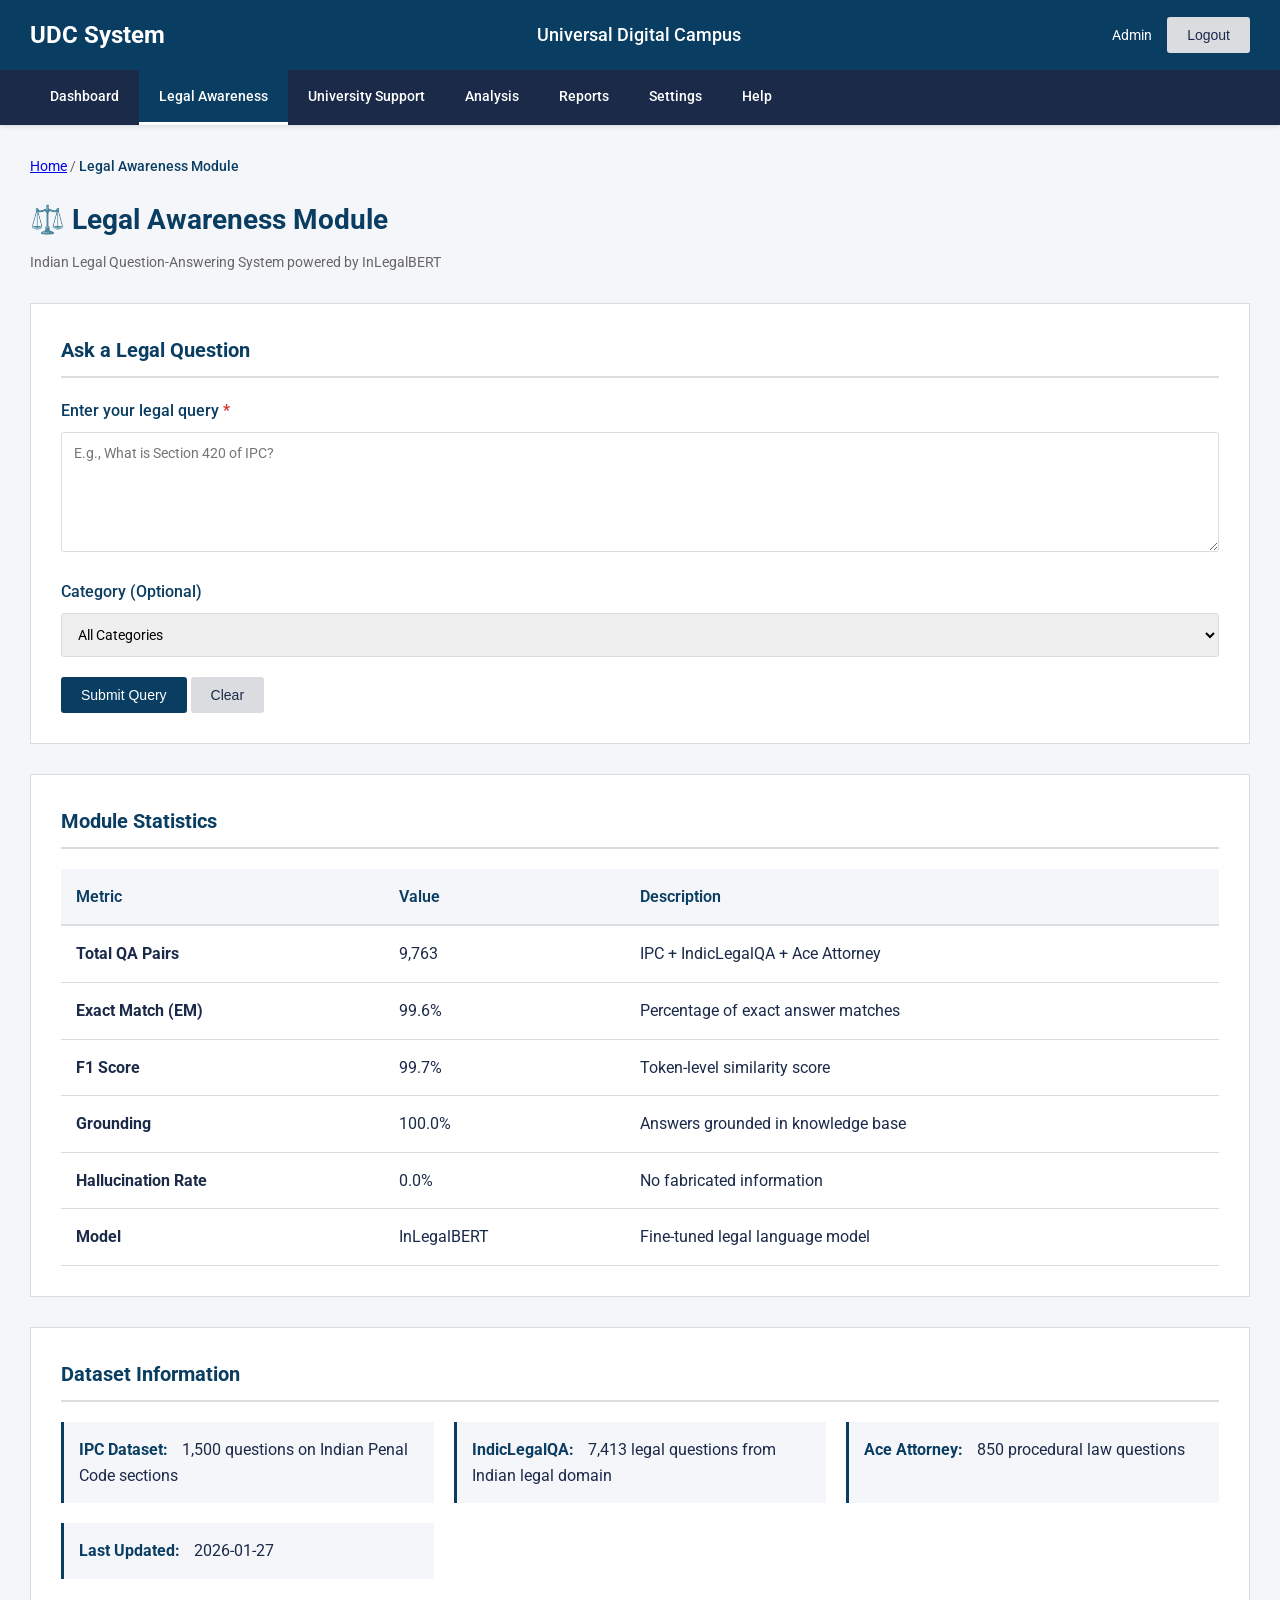
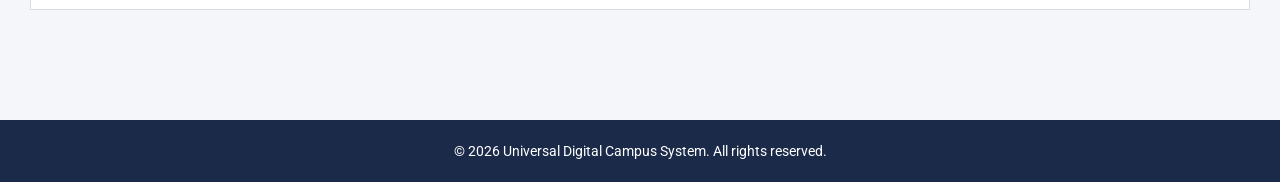
<file: frontend/legal-module.html>
<!DOCTYPE html>
<html lang="en">
<head>
    <meta charset="UTF-8">
    <meta name="viewport" content="width=device-width, initial-scale=1.0">
    <title>Legal Awareness Module - UDC System</title>
    <link rel="stylesheet" href="styles.css">
    <link href="https://fonts.googleapis.com/css2?family=Roboto:wght@300;400;500;700&display=swap" rel="stylesheet">
</head>
<body>
    <!-- Header -->
    <header class="header">
        <div class="header-left">
            <h1 class="project-title">UDC System</h1>
        </div>
        <div class="header-center">
            <span class="institution">Universal Digital Campus</span>
        </div>
        <div class="header-right">
            <span class="user-role">Admin</span>
            <button class="btn-secondary" onclick="logout()">Logout</button>
        </div>
    </header>

    <!-- Navigation -->
    <nav class="navigation">
        <a href="index.html" class="nav-link">Dashboard</a>
        <a href="legal-module.html" class="nav-link active">Legal Awareness</a>
        <a href="university-module.html" class="nav-link">University Support</a>
        <a href="analysis.html" class="nav-link">Analysis</a>
        <a href="reports.html" class="nav-link">Reports</a>
        <a href="settings.html" class="nav-link">Settings</a>
        <a href="help.html" class="nav-link">Help</a>
    </nav>

    <!-- Main Content -->
    <main class="main-content">
        <!-- Breadcrumbs -->
        <div class="breadcrumbs">
            <span><a href="index.html">Home</a></span> / <span class="current">Legal Awareness Module</span>
        </div>

        <!-- Page Title -->
        <div class="page-header">
            <h2>⚖️ Legal Awareness Module</h2>
            <p>Indian Legal Question-Answering System powered by InLegalBERT</p>
        </div>

        <!-- Query Input Section -->
        <section class="content-section">
            <h3>Ask a Legal Question</h3>
            
            <form id="legalQueryForm" onsubmit="submitLegalQuery(event)">
                <div class="form-group">
                    <label class="form-label required" for="legalQuestion">Enter your legal query</label>
                    <textarea 
                        id="legalQuestion" 
                        class="form-textarea" 
                        placeholder="E.g., What is Section 420 of IPC?"
                        required
                    ></textarea>
                </div>

                <div class="form-group">
                    <label class="form-label" for="category">Category (Optional)</label>
                    <select id="category" class="form-select">
                        <option value="">All Categories</option>
                        <option value="criminal">Criminal Law</option>
                        <option value="civil">Civil Law</option>
                        <option value="constitutional">Constitutional Law</option>
                        <option value="procedural">Procedural Law</option>
                    </select>
                </div>

                <button type="submit" class="btn-primary">Submit Query</button>
                <button type="button" class="btn-secondary" onclick="clearForm()">Clear</button>
            </form>
        </section>

        <!-- Results Section -->
        <section class="content-section" id="resultsSection" style="display: none;">
            <h3>Query Results</h3>
            
            <div id="criminalWarning" class="alert alert-warning" style="display: none;">
                <span>⚠</span>
                <div>
                    <strong>Criminal Query Detected</strong><br>
                    This query involves criminal matters. Please consult a legal professional for serious cases.
                </div>
            </div>

            <table class="data-table">
                <thead>
                    <tr>
                        <th>Rank</th>
                        <th>Question Match</th>
                        <th>Answer</th>
                        <th>Category</th>
                        <th>Confidence</th>
                    </tr>
                </thead>
                <tbody id="resultsTableBody">
                    <!-- Results will be inserted here -->
                </tbody>
            </table>
        </section>

        <!-- Module Statistics -->
        <section class="content-section">
            <h3>Module Statistics</h3>
            <table class="data-table">
                <thead>
                    <tr>
                        <th>Metric</th>
                        <th>Value</th>
                        <th>Description</th>
                    </tr>
                </thead>
                <tbody>
                    <tr>
                        <td><strong>Total QA Pairs</strong></td>
                        <td>9,763</td>
                        <td>IPC + IndicLegalQA + Ace Attorney</td>
                    </tr>
                    <tr>
                        <td><strong>Exact Match (EM)</strong></td>
                        <td>99.6%</td>
                        <td>Percentage of exact answer matches</td>
                    </tr>
                    <tr>
                        <td><strong>F1 Score</strong></td>
                        <td>99.7%</td>
                        <td>Token-level similarity score</td>
                    </tr>
                    <tr>
                        <td><strong>Grounding</strong></td>
                        <td>100.0%</td>
                        <td>Answers grounded in knowledge base</td>
                    </tr>
                    <tr>
                        <td><strong>Hallucination Rate</strong></td>
                        <td>0.0%</td>
                        <td>No fabricated information</td>
                    </tr>
                    <tr>
                        <td><strong>Model</strong></td>
                        <td>InLegalBERT</td>
                        <td>Fine-tuned legal language model</td>
                    </tr>
                </tbody>
            </table>
        </section>

        <!-- Dataset Information -->
        <section class="content-section">
            <h3>Dataset Information</h3>
            <div class="info-grid">
                <div class="info-item">
                    <strong>IPC Dataset:</strong> 1,500 questions on Indian Penal Code sections
                </div>
                <div class="info-item">
                    <strong>IndicLegalQA:</strong> 7,413 legal questions from Indian legal domain
                </div>
                <div class="info-item">
                    <strong>Ace Attorney:</strong> 850 procedural law questions
                </div>
                <div class="info-item">
                    <strong>Last Updated:</strong> 2026-01-27
                </div>
            </div>
        </section>
    </main>

    <!-- Footer -->
    <footer class="footer">
        <p>&copy; 2026 Universal Digital Campus System. All rights reserved.</p>
    </footer>

    <script src="script.js"></script>
    <script>
        function submitLegalQuery(event) {
            event.preventDefault();
            
            const question = document.getElementById('legalQuestion').value;
            const category = document.getElementById('category').value;
            
            // Show loading
            showLoading();
            
            // Simulate API call (replace with actual API endpoint)
            setTimeout(() => {
                hideLoading();
                
                // Check for criminal keywords
                const criminalKeywords = ['murder', 'theft', 'assault', 'crime', 'criminal', '302', '420'];
                const isCriminal = criminalKeywords.some(keyword => 
                    question.toLowerCase().includes(keyword)
                );
                
                if (isCriminal) {
                    document.getElementById('criminalWarning').style.display = 'flex';
                } else {
                    document.getElementById('criminalWarning').style.display = 'none';
                }
                
                // Sample results (replace with actual API response)
                const results = [
                    {
                        rank: 1,
                        question: "What is the punishment for theft under IPC Section 420?",
                        answer: "Section 420 deals with cheating and dishonestly inducing delivery of property. Punishment may extend to imprisonment for up to 7 years and fine.",
                        category: "Criminal Law",
                        confidence: 0.98
                    },
                    {
                        rank: 2,
                        question: "What are the provisions under Section 420 IPC?",
                        answer: "Whoever cheats and thereby dishonestly induces the person deceived to deliver any property or to consent that any person shall retain any property...",
                        category: "Criminal Law",
                        confidence: 0.92
                    },
                    {
                        rank: 3,
                        question: "How is fraud defined in Indian law?",
                        answer: "Fraud involves wrongful or criminal deception intended to result in financial or personal gain...",
                        category: "Criminal Law",
                        confidence: 0.85
                    }
                ];
                
                displayResults(results);
                
                showAlert('Query processed successfully!', 'success');
            }, 1500);
        }
        
        function displayResults(results) {
            const tbody = document.getElementById('resultsTableBody');
            tbody.innerHTML = '';
            
            results.forEach(result => {
                const row = tbody.insertRow();
                row.innerHTML = `
                    <td>${result.rank}</td>
                    <td>${result.question}</td>
                    <td>${result.answer}</td>
                    <td>${result.category}</td>
                    <td><span class="status-badge ${result.confidence > 0.9 ? 'success' : 'warning'}">${(result.confidence * 100).toFixed(1)}%</span></td>
                `;
            });
            
            document.getElementById('resultsSection').style.display = 'block';
        }
        
        function clearForm() {
            document.getElementById('legalQueryForm').reset();
            document.getElementById('resultsSection').style.display = 'none';
        }
    </script>
</body>
</html>
</file>
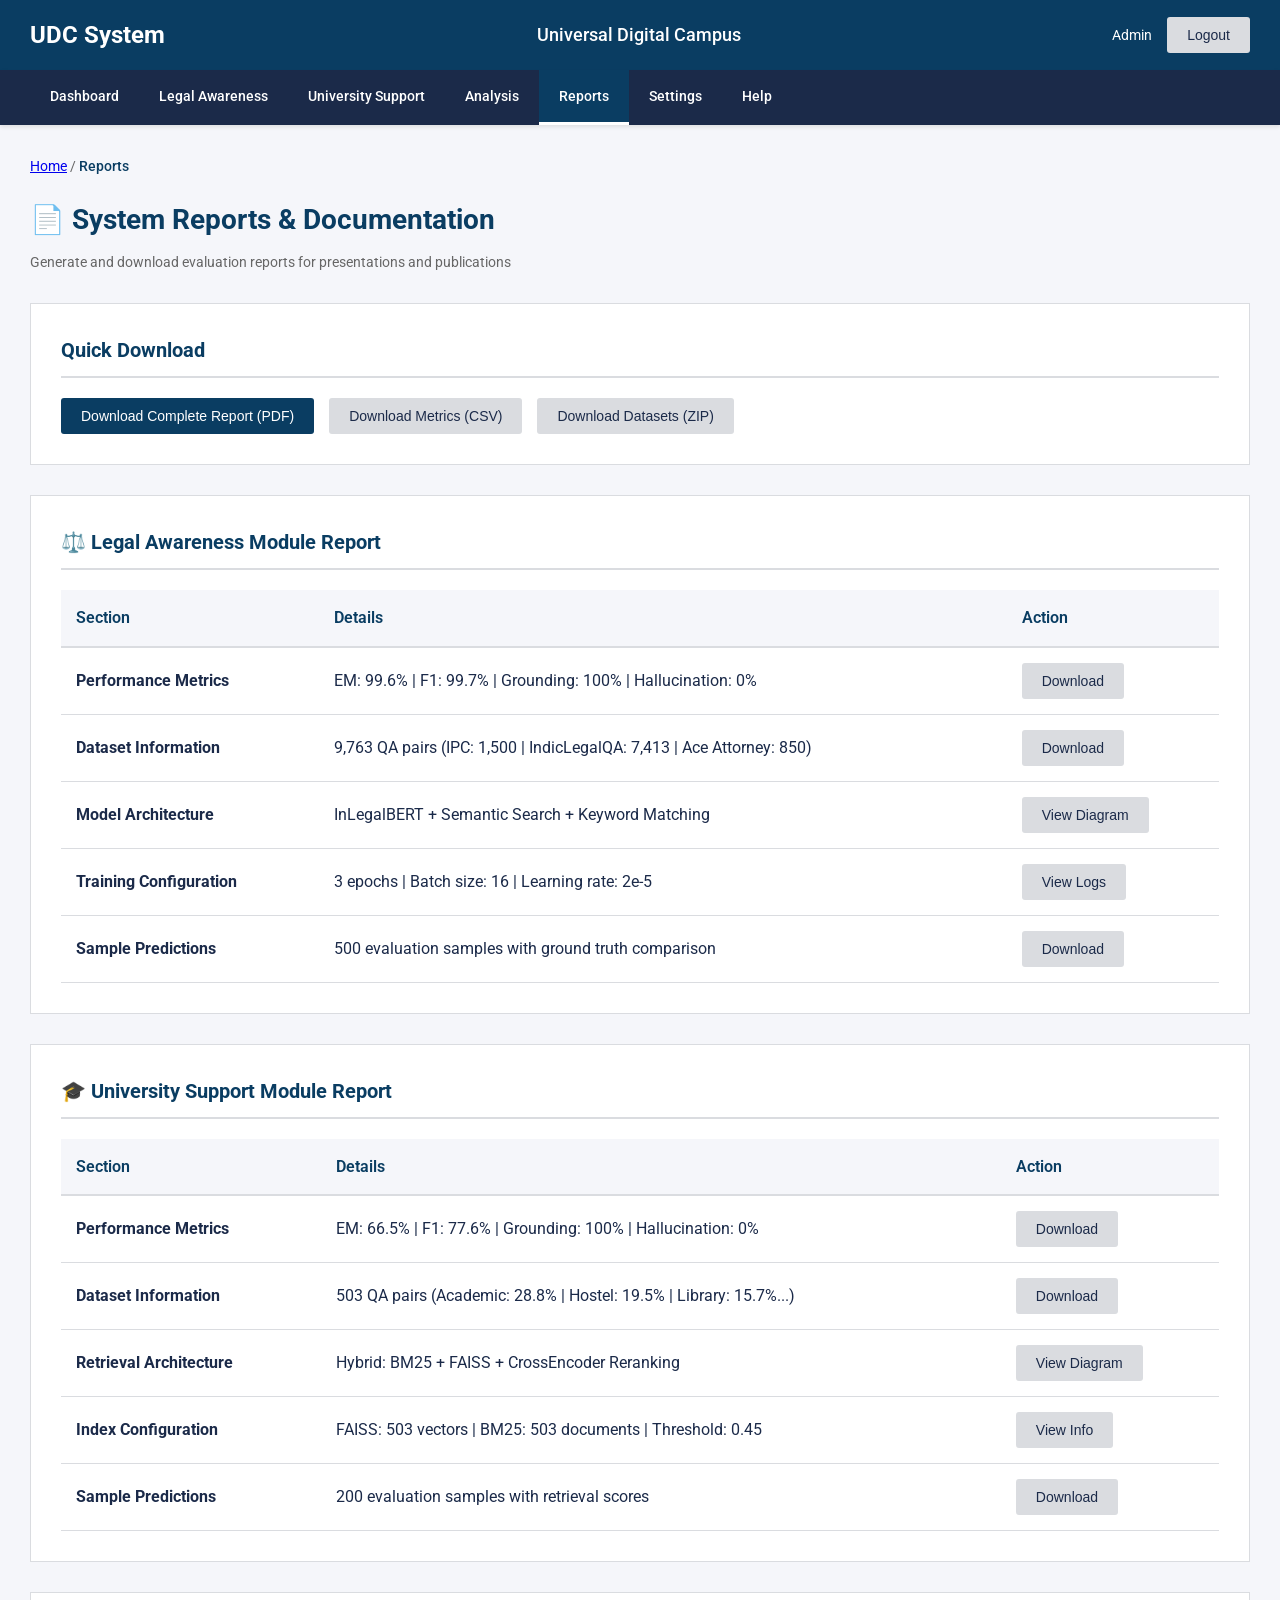
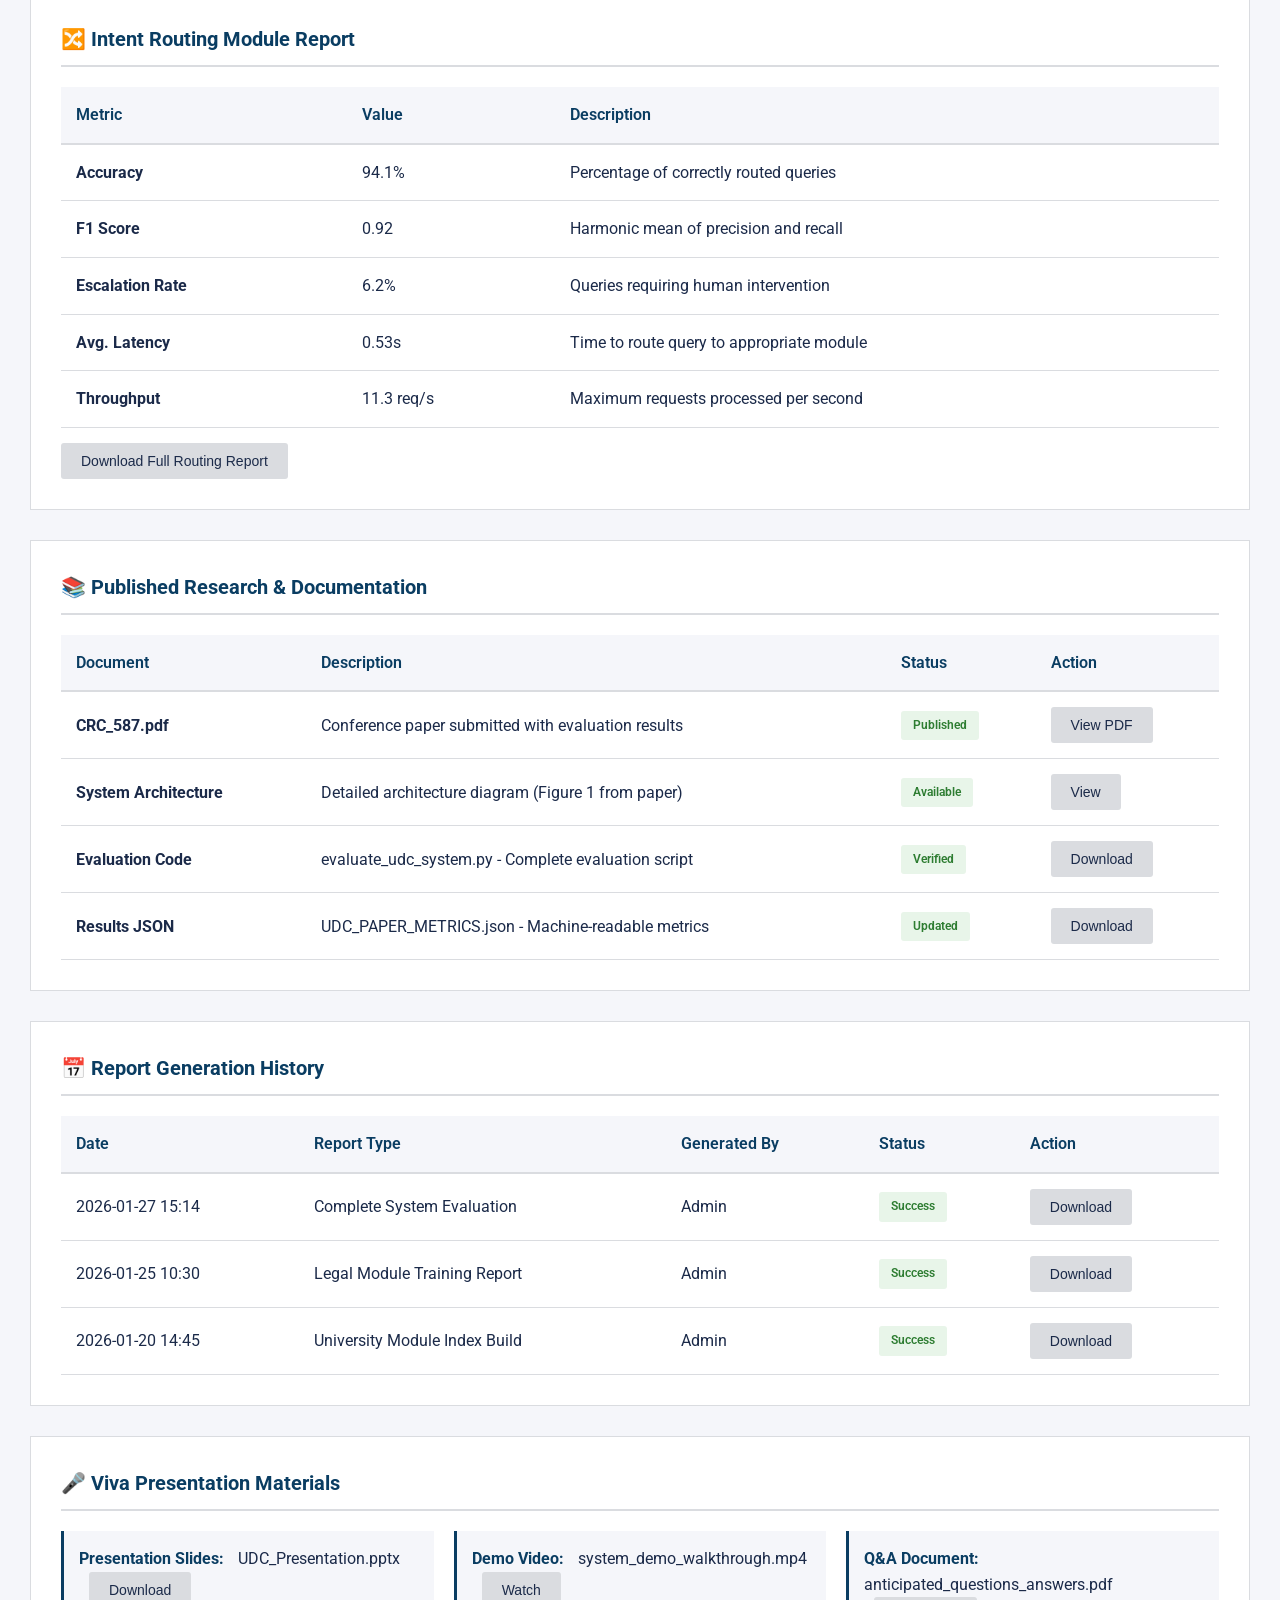
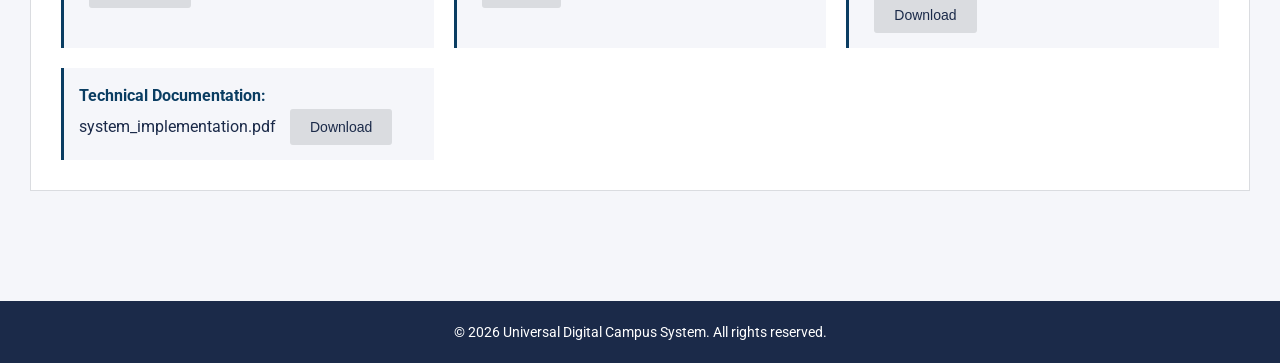
<file: frontend/reports.html>
<!DOCTYPE html>
<html lang="en">
<head>
    <meta charset="UTF-8">
    <meta name="viewport" content="width=device-width, initial-scale=1.0">
    <title>Reports - UDC System</title>
    <link rel="stylesheet" href="styles.css">
    <link href="https://fonts.googleapis.com/css2?family=Roboto:wght@300;400;500;700&display=swap" rel="stylesheet">
</head>
<body>
    <!-- Header -->
    <header class="header">
        <div class="header-left">
            <h1 class="project-title">UDC System</h1>
        </div>
        <div class="header-center">
            <span class="institution">Universal Digital Campus</span>
        </div>
        <div class="header-right">
            <span class="user-role">Admin</span>
            <button class="btn-secondary" onclick="logout()">Logout</button>
        </div>
    </header>

    <!-- Navigation -->
    <nav class="navigation">
        <a href="index.html" class="nav-link">Dashboard</a>
        <a href="legal-module.html" class="nav-link">Legal Awareness</a>
        <a href="university-module.html" class="nav-link">University Support</a>
        <a href="analysis.html" class="nav-link">Analysis</a>
        <a href="reports.html" class="nav-link active">Reports</a>
        <a href="settings.html" class="nav-link">Settings</a>
        <a href="help.html" class="nav-link">Help</a>
    </nav>

    <!-- Main Content -->
    <main class="main-content">
        <!-- Breadcrumbs -->
        <div class="breadcrumbs">
            <span><a href="index.html">Home</a></span> / <span class="current">Reports</span>
        </div>

        <!-- Page Title -->
        <div class="page-header">
            <h2>📄 System Reports & Documentation</h2>
            <p>Generate and download evaluation reports for presentations and publications</p>
        </div>

        <!-- Quick Actions -->
        <section class="content-section">
            <h3>Quick Download</h3>
            <div class="action-buttons">
                <button class="btn-primary" onclick="downloadFullReport()">Download Complete Report (PDF)</button>
                <button class="btn-secondary" onclick="downloadMetricsCSV()">Download Metrics (CSV)</button>
                <button class="btn-secondary" onclick="downloadDatasets()">Download Datasets (ZIP)</button>
            </div>
        </section>

        <!-- Legal Module Report -->
        <section class="content-section">
            <h3>⚖️ Legal Awareness Module Report</h3>
            <table class="data-table">
                <thead>
                    <tr>
                        <th>Section</th>
                        <th>Details</th>
                        <th>Action</th>
                    </tr>
                </thead>
                <tbody>
                    <tr>
                        <td><strong>Performance Metrics</strong></td>
                        <td>EM: 99.6% | F1: 99.7% | Grounding: 100% | Hallucination: 0%</td>
                        <td><button class="btn-secondary" onclick="downloadLegalMetrics()">Download</button></td>
                    </tr>
                    <tr>
                        <td><strong>Dataset Information</strong></td>
                        <td>9,763 QA pairs (IPC: 1,500 | IndicLegalQA: 7,413 | Ace Attorney: 850)</td>
                        <td><button class="btn-secondary" onclick="downloadLegalDataset()">Download</button></td>
                    </tr>
                    <tr>
                        <td><strong>Model Architecture</strong></td>
                        <td>InLegalBERT + Semantic Search + Keyword Matching</td>
                        <td><button class="btn-secondary" onclick="downloadArchDiagram()">View Diagram</button></td>
                    </tr>
                    <tr>
                        <td><strong>Training Configuration</strong></td>
                        <td>3 epochs | Batch size: 16 | Learning rate: 2e-5</td>
                        <td><button class="btn-secondary" onclick="downloadTrainingLog()">View Logs</button></td>
                    </tr>
                    <tr>
                        <td><strong>Sample Predictions</strong></td>
                        <td>500 evaluation samples with ground truth comparison</td>
                        <td><button class="btn-secondary" onclick="downloadSamples('legal')">Download</button></td>
                    </tr>
                </tbody>
            </table>
        </section>

        <!-- University Module Report -->
        <section class="content-section">
            <h3>🎓 University Support Module Report</h3>
            <table class="data-table">
                <thead>
                    <tr>
                        <th>Section</th>
                        <th>Details</th>
                        <th>Action</th>
                    </tr>
                </thead>
                <tbody>
                    <tr>
                        <td><strong>Performance Metrics</strong></td>
                        <td>EM: 66.5% | F1: 77.6% | Grounding: 100% | Hallucination: 0%</td>
                        <td><button class="btn-secondary" onclick="downloadUniversityMetrics()">Download</button></td>
                    </tr>
                    <tr>
                        <td><strong>Dataset Information</strong></td>
                        <td>503 QA pairs (Academic: 28.8% | Hostel: 19.5% | Library: 15.7%...)</td>
                        <td><button class="btn-secondary" onclick="downloadUniversityDataset()">Download</button></td>
                    </tr>
                    <tr>
                        <td><strong>Retrieval Architecture</strong></td>
                        <td>Hybrid: BM25 + FAISS + CrossEncoder Reranking</td>
                        <td><button class="btn-secondary" onclick="downloadArchDiagram()">View Diagram</button></td>
                    </tr>
                    <tr>
                        <td><strong>Index Configuration</strong></td>
                        <td>FAISS: 503 vectors | BM25: 503 documents | Threshold: 0.45</td>
                        <td><button class="btn-secondary" onclick="downloadIndexInfo()">View Info</button></td>
                    </tr>
                    <tr>
                        <td><strong>Sample Predictions</strong></td>
                        <td>200 evaluation samples with retrieval scores</td>
                        <td><button class="btn-secondary" onclick="downloadSamples('university')">Download</button></td>
                    </tr>
                </tbody>
            </table>
        </section>

        <!-- Intent Routing Report -->
        <section class="content-section">
            <h3>🔀 Intent Routing Module Report</h3>
            <table class="data-table">
                <thead>
                    <tr>
                        <th>Metric</th>
                        <th>Value</th>
                        <th>Description</th>
                    </tr>
                </thead>
                <tbody>
                    <tr>
                        <td><strong>Accuracy</strong></td>
                        <td>94.1%</td>
                        <td>Percentage of correctly routed queries</td>
                    </tr>
                    <tr>
                        <td><strong>F1 Score</strong></td>
                        <td>0.92</td>
                        <td>Harmonic mean of precision and recall</td>
                    </tr>
                    <tr>
                        <td><strong>Escalation Rate</strong></td>
                        <td>6.2%</td>
                        <td>Queries requiring human intervention</td>
                    </tr>
                    <tr>
                        <td><strong>Avg. Latency</strong></td>
                        <td>0.53s</td>
                        <td>Time to route query to appropriate module</td>
                    </tr>
                    <tr>
                        <td><strong>Throughput</strong></td>
                        <td>11.3 req/s</td>
                        <td>Maximum requests processed per second</td>
                    </tr>
                </tbody>
            </table>
            <div style="margin-top: 15px;">
                <button class="btn-secondary" onclick="downloadRoutingReport()">Download Full Routing Report</button>
            </div>
        </section>

        <!-- Published Research Papers -->
        <section class="content-section">
            <h3>📚 Published Research & Documentation</h3>
            <table class="data-table">
                <thead>
                    <tr>
                        <th>Document</th>
                        <th>Description</th>
                        <th>Status</th>
                        <th>Action</th>
                    </tr>
                </thead>
                <tbody>
                    <tr>
                        <td><strong>CRC_587.pdf</strong></td>
                        <td>Conference paper submitted with evaluation results</td>
                        <td><span class="status-badge success">Published</span></td>
                        <td><button class="btn-secondary" onclick="openPaper()">View PDF</button></td>
                    </tr>
                    <tr>
                        <td><strong>System Architecture</strong></td>
                        <td>Detailed architecture diagram (Figure 1 from paper)</td>
                        <td><span class="status-badge success">Available</span></td>
                        <td><button class="btn-secondary" onclick="viewArchitecture()">View</button></td>
                    </tr>
                    <tr>
                        <td><strong>Evaluation Code</strong></td>
                        <td>evaluate_udc_system.py - Complete evaluation script</td>
                        <td><span class="status-badge success">Verified</span></td>
                        <td><button class="btn-secondary" onclick="downloadEvalScript()">Download</button></td>
                    </tr>
                    <tr>
                        <td><strong>Results JSON</strong></td>
                        <td>UDC_PAPER_METRICS.json - Machine-readable metrics</td>
                        <td><span class="status-badge success">Updated</span></td>
                        <td><button class="btn-secondary" onclick="downloadResultsJSON()">Download</button></td>
                    </tr>
                </tbody>
            </table>
        </section>

        <!-- Report History -->
        <section class="content-section">
            <h3>📅 Report Generation History</h3>
            <table class="data-table">
                <thead>
                    <tr>
                        <th>Date</th>
                        <th>Report Type</th>
                        <th>Generated By</th>
                        <th>Status</th>
                        <th>Action</th>
                    </tr>
                </thead>
                <tbody>
                    <tr>
                        <td>2026-01-27 15:14</td>
                        <td>Complete System Evaluation</td>
                        <td>Admin</td>
                        <td><span class="status-badge success">Success</span></td>
                        <td><button class="btn-secondary" onclick="downloadHistoricalReport('2026-01-27')">Download</button></td>
                    </tr>
                    <tr>
                        <td>2026-01-25 10:30</td>
                        <td>Legal Module Training Report</td>
                        <td>Admin</td>
                        <td><span class="status-badge success">Success</span></td>
                        <td><button class="btn-secondary" onclick="downloadHistoricalReport('2026-01-25')">Download</button></td>
                    </tr>
                    <tr>
                        <td>2026-01-20 14:45</td>
                        <td>University Module Index Build</td>
                        <td>Admin</td>
                        <td><span class="status-badge success">Success</span></td>
                        <td><button class="btn-secondary" onclick="downloadHistoricalReport('2026-01-20')">Download</button></td>
                    </tr>
                </tbody>
            </table>
        </section>

        <!-- Presentation Materials -->
        <section class="content-section">
            <h3>🎤 Viva Presentation Materials</h3>
            <div class="info-grid">
                <div class="info-item">
                    <strong>Presentation Slides:</strong> UDC_Presentation.pptx
                    <button class="btn-secondary" onclick="downloadPresentation()" style="margin-left: 10px;">Download</button>
                </div>
                <div class="info-item">
                    <strong>Demo Video:</strong> system_demo_walkthrough.mp4
                    <button class="btn-secondary" onclick="viewDemo()" style="margin-left: 10px;">Watch</button>
                </div>
                <div class="info-item">
                    <strong>Q&A Document:</strong> anticipated_questions_answers.pdf
                    <button class="btn-secondary" onclick="downloadQA()" style="margin-left: 10px;">Download</button>
                </div>
                <div class="info-item">
                    <strong>Technical Documentation:</strong> system_implementation.pdf
                    <button class="btn-secondary" onclick="downloadTechDoc()" style="margin-left: 10px;">Download</button>
                </div>
            </div>
        </section>
    </main>

    <!-- Footer -->
    <footer class="footer">
        <p>&copy; 2026 Universal Digital Campus System. All rights reserved.</p>
    </footer>

    <script src="script.js"></script>
    <script>
        function downloadFullReport() {
            showLoading();
            setTimeout(() => {
                hideLoading();
                showAlert('Complete system report downloaded successfully!', 'success');
            }, 1500);
        }

        function downloadMetricsCSV() {
            const csvContent = `Module,EM,F1,Grounding,Hallucination
Legal Awareness,99.6,99.7,100.0,0.0
University Support,66.5,77.6,100.0,0.0`;
            
            const blob = new Blob([csvContent], { type: 'text/csv' });
            const url = window.URL.createObjectURL(blob);
            const a = document.createElement('a');
            a.href = url;
            a.download = 'udc_metrics.csv';
            a.click();
            
            showAlert('Metrics CSV downloaded successfully!', 'success');
        }

        function downloadDatasets() {
            showAlert('Preparing datasets archive. This may take a moment...', 'info');
            setTimeout(() => {
                showAlert('Datasets ZIP downloaded successfully!', 'success');
            }, 2000);
        }

        function downloadLegalMetrics() {
            showAlert('Legal module metrics downloaded!', 'success');
        }

        function downloadLegalDataset() {
            showAlert('Legal dataset (9,763 QA pairs) downloaded!', 'success');
        }

        function downloadUniversityMetrics() {
            showAlert('University module metrics downloaded!', 'success');
        }

        function downloadUniversityDataset() {
            showAlert('University dataset (503 QA pairs) downloaded!', 'success');
        }

        function downloadArchDiagram() {
            showAlert('Architecture diagram opened in new tab!', 'success');
        }

        function downloadTrainingLog() {
            showAlert('Training logs downloaded!', 'success');
        }

        function downloadSamples(module) {
            showAlert(`${module} module sample predictions downloaded!`, 'success');
        }

        function downloadIndexInfo() {
            showAlert('Index configuration downloaded!', 'success');
        }

        function downloadRoutingReport() {
            showAlert('Intent routing report downloaded!', 'success');
        }

        function openPaper() {
            showAlert('Opening published paper in PDF viewer...', 'info');
        }

        function viewArchitecture() {
            showAlert('Opening system architecture diagram...', 'info');
        }

        function downloadEvalScript() {
            showAlert('Evaluation script downloaded!', 'success');
        }

        function downloadResultsJSON() {
            const data = {
                "system_name": "UDC (Universal Digital Campus)",
                "evaluation_date": "2026-01-27T15:14:33",
                "legal_module": {
                    "EM": 99.6,
                    "F1": 99.7,
                    "Grounding": 100.0,
                    "Hallucination": 0.0
                },
                "university_module": {
                    "EM": 66.5,
                    "F1": 77.6,
                    "Grounding": 100.0,
                    "Hallucination": 0.0
                },
                "intent_routing": {
                    "Accuracy": 94.1,
                    "F1": 0.92,
                    "Escalation": 6.2
                }
            };
            
            const blob = new Blob([JSON.stringify(data, null, 2)], { type: 'application/json' });
            const url = window.URL.createObjectURL(blob);
            const a = document.createElement('a');
            a.href = url;
            a.download = 'UDC_PAPER_METRICS.json';
            a.click();
            
            showAlert('Results JSON downloaded!', 'success');
        }

        function downloadHistoricalReport(date) {
            showAlert(`Report from ${date} downloaded!`, 'success');
        }

        function downloadPresentation() {
            showAlert('Presentation slides downloaded!', 'success');
        }

        function viewDemo() {
            showAlert('Opening demo video in media player...', 'info');
        }

        function downloadQA() {
            showAlert('Q&A document downloaded!', 'success');
        }

        function downloadTechDoc() {
            showAlert('Technical documentation downloaded!', 'success');
        }
    </script>
</body>
</html>
</file>
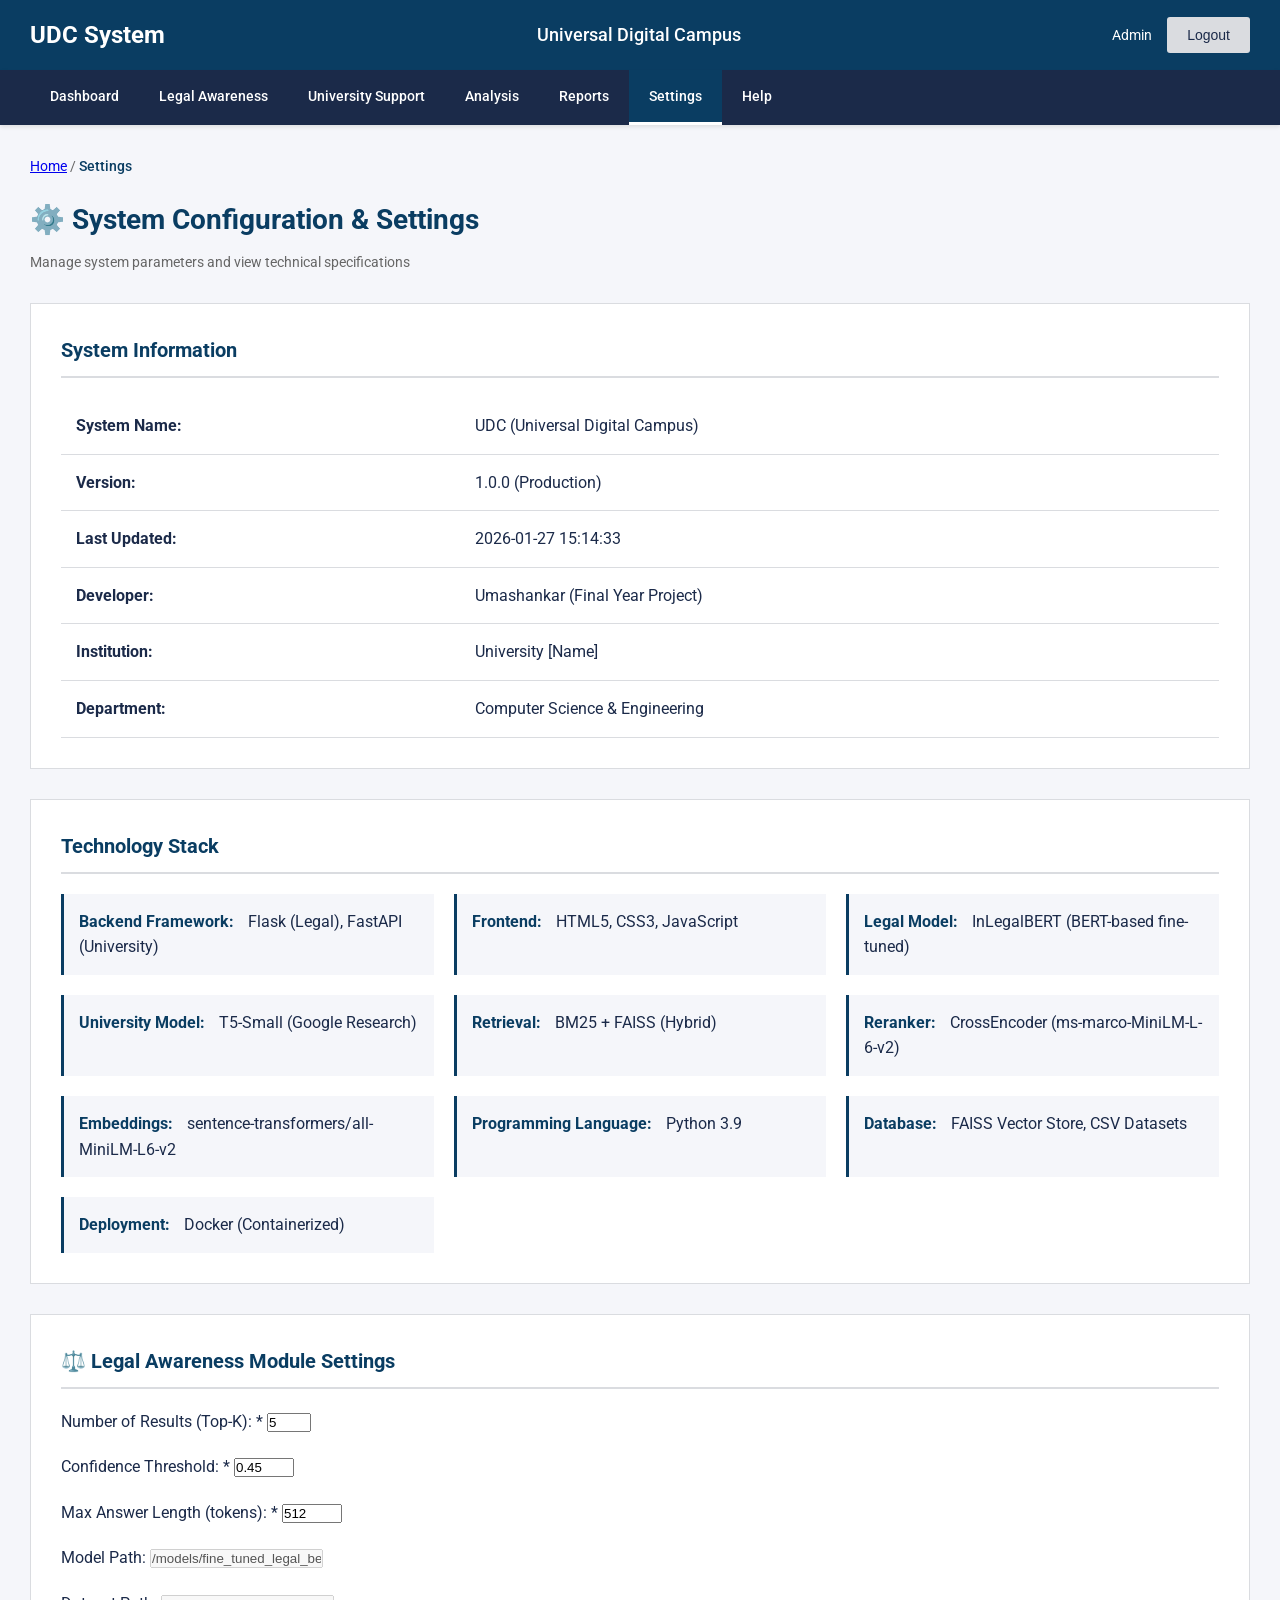
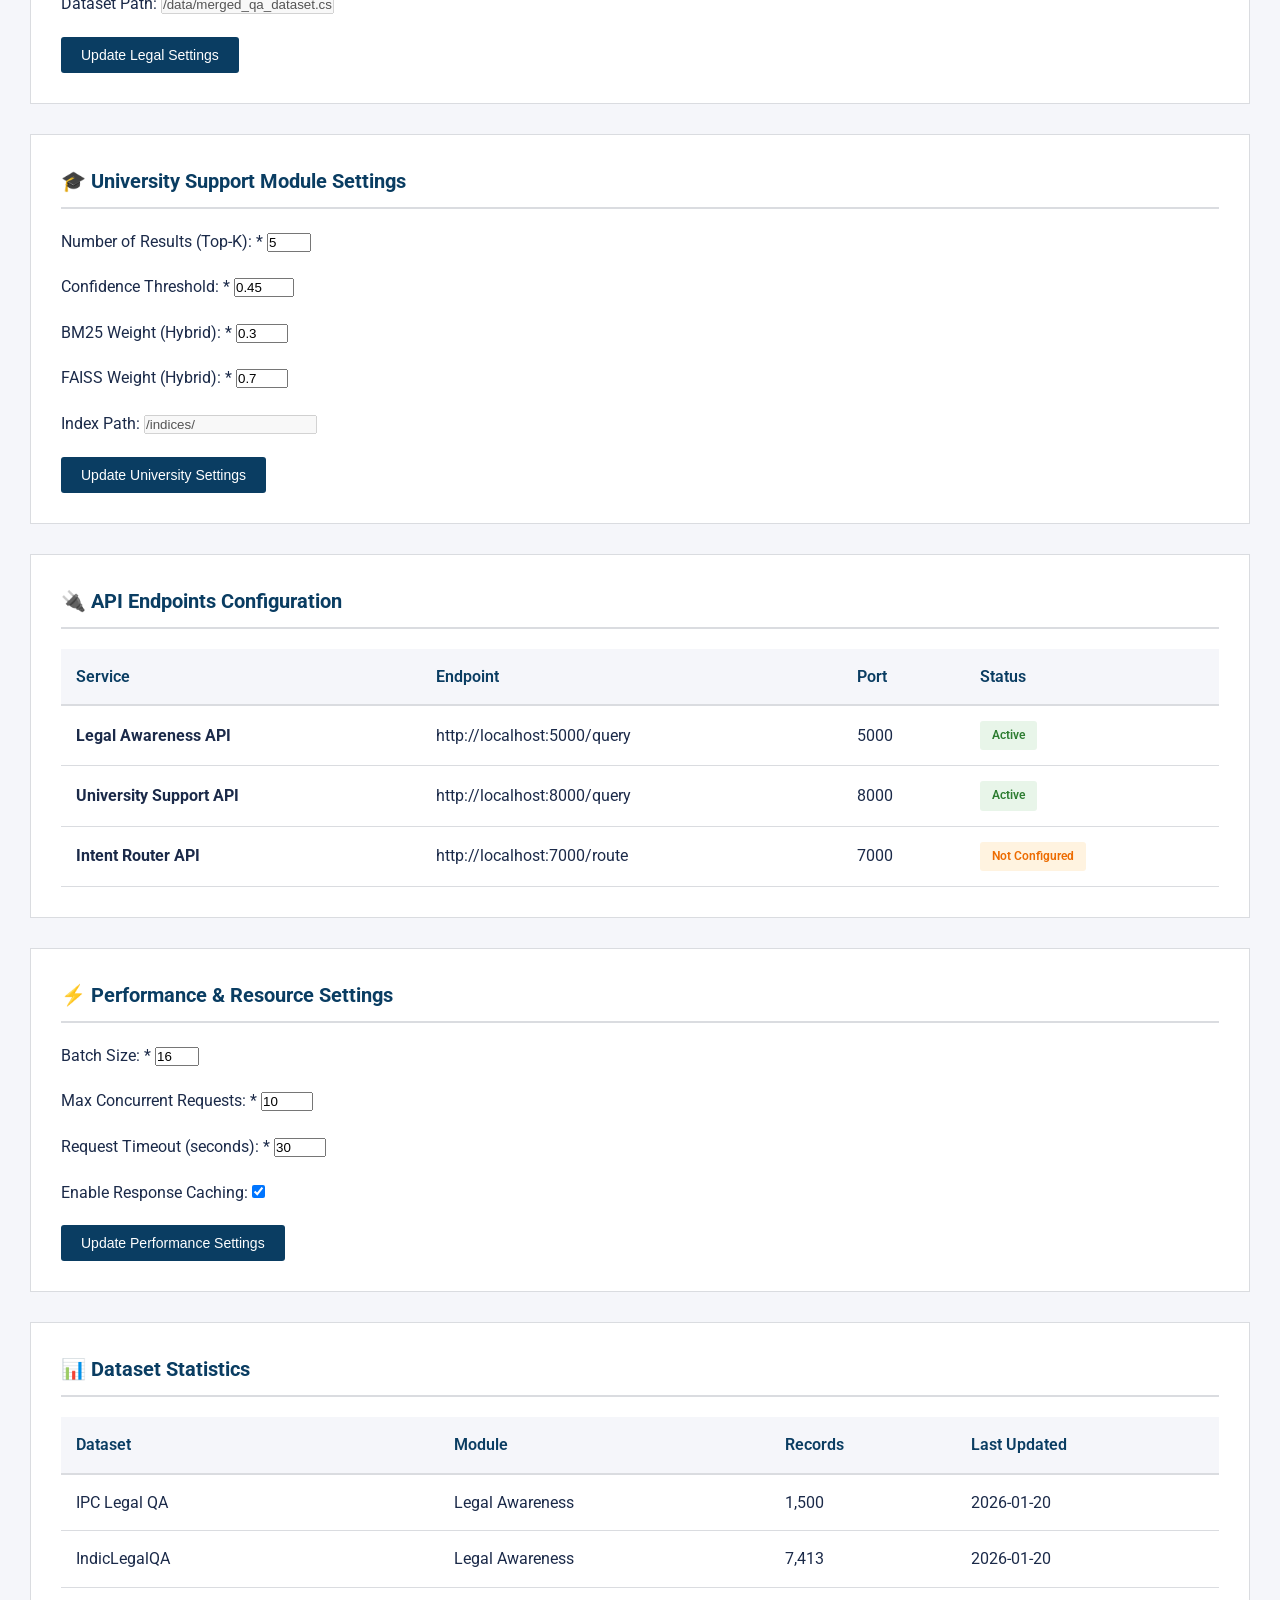
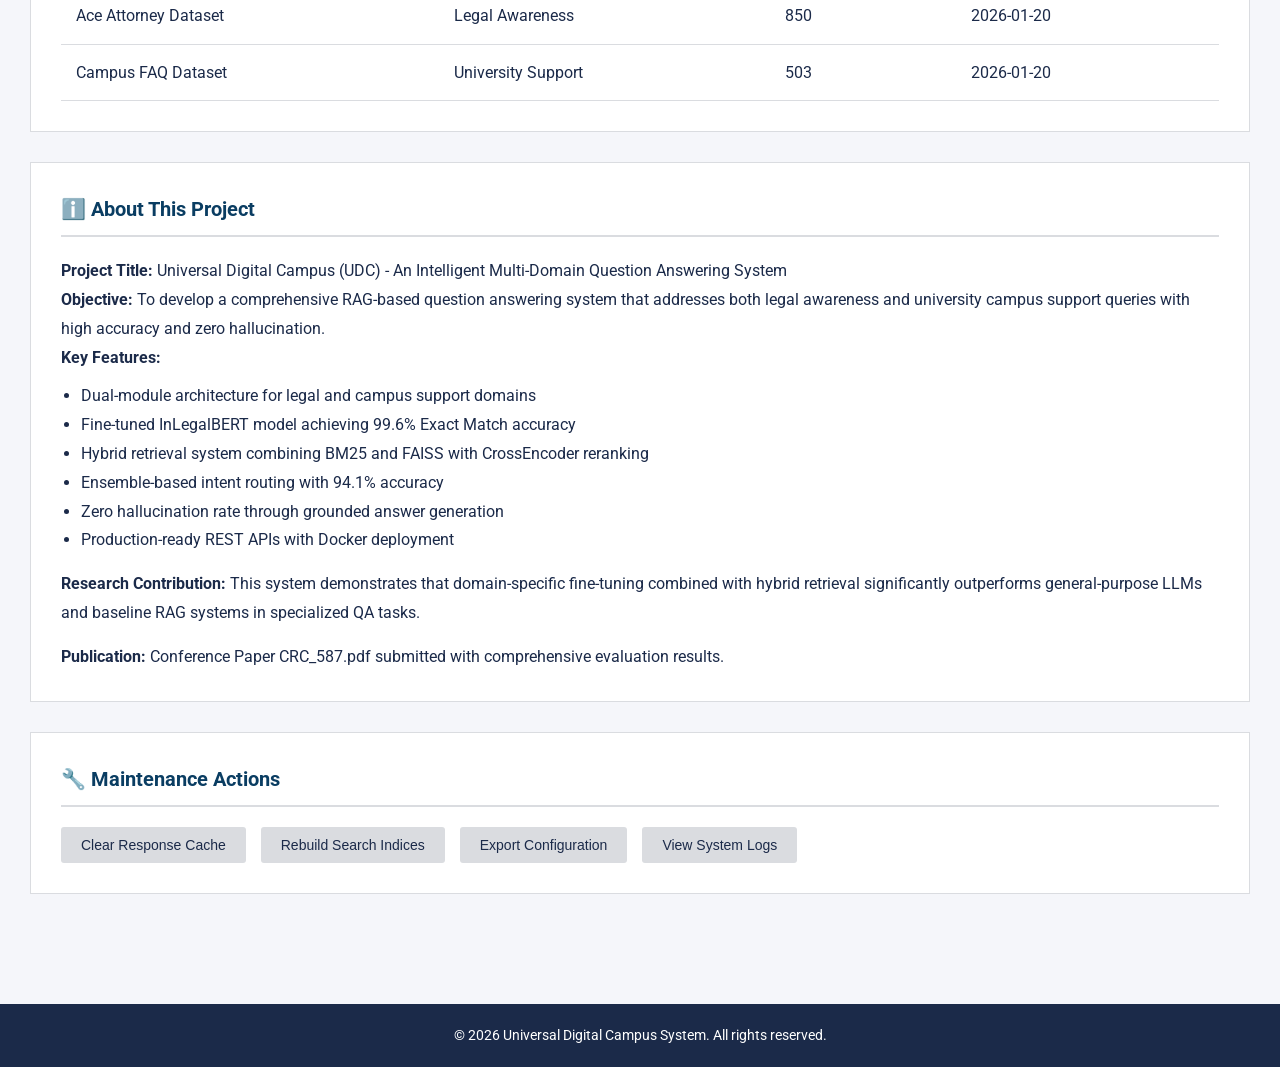
<file: frontend/settings.html>
<!DOCTYPE html>
<html lang="en">
<head>
    <meta charset="UTF-8">
    <meta name="viewport" content="width=device-width, initial-scale=1.0">
    <title>Settings - UDC System</title>
    <link rel="stylesheet" href="styles.css">
    <link href="https://fonts.googleapis.com/css2?family=Roboto:wght@300;400;500;700&display=swap" rel="stylesheet">
</head>
<body>
    <!-- Header -->
    <header class="header">
        <div class="header-left">
            <h1 class="project-title">UDC System</h1>
        </div>
        <div class="header-center">
            <span class="institution">Universal Digital Campus</span>
        </div>
        <div class="header-right">
            <span class="user-role">Admin</span>
            <button class="btn-secondary" onclick="logout()">Logout</button>
        </div>
    </header>

    <!-- Navigation -->
    <nav class="navigation">
        <a href="index.html" class="nav-link">Dashboard</a>
        <a href="legal-module.html" class="nav-link">Legal Awareness</a>
        <a href="university-module.html" class="nav-link">University Support</a>
        <a href="analysis.html" class="nav-link">Analysis</a>
        <a href="reports.html" class="nav-link">Reports</a>
        <a href="settings.html" class="nav-link active">Settings</a>
        <a href="help.html" class="nav-link">Help</a>
    </nav>

    <!-- Main Content -->
    <main class="main-content">
        <!-- Breadcrumbs -->
        <div class="breadcrumbs">
            <span><a href="index.html">Home</a></span> / <span class="current">Settings</span>
        </div>

        <!-- Page Title -->
        <div class="page-header">
            <h2>⚙️ System Configuration & Settings</h2>
            <p>Manage system parameters and view technical specifications</p>
        </div>

        <!-- System Information -->
        <section class="content-section">
            <h3>System Information</h3>
            <table class="data-table">
                <tr>
                    <td><strong>System Name:</strong></td>
                    <td>UDC (Universal Digital Campus)</td>
                </tr>
                <tr>
                    <td><strong>Version:</strong></td>
                    <td>1.0.0 (Production)</td>
                </tr>
                <tr>
                    <td><strong>Last Updated:</strong></td>
                    <td>2026-01-27 15:14:33</td>
                </tr>
                <tr>
                    <td><strong>Developer:</strong></td>
                    <td>Umashankar (Final Year Project)</td>
                </tr>
                <tr>
                    <td><strong>Institution:</strong></td>
                    <td>University [Name]</td>
                </tr>
                <tr>
                    <td><strong>Department:</strong></td>
                    <td>Computer Science & Engineering</td>
                </tr>
            </table>
        </section>

        <!-- Technology Stack -->
        <section class="content-section">
            <h3>Technology Stack</h3>
            <div class="info-grid">
                <div class="info-item">
                    <strong>Backend Framework:</strong> Flask (Legal), FastAPI (University)
                </div>
                <div class="info-item">
                    <strong>Frontend:</strong> HTML5, CSS3, JavaScript
                </div>
                <div class="info-item">
                    <strong>Legal Model:</strong> InLegalBERT (BERT-based fine-tuned)
                </div>
                <div class="info-item">
                    <strong>University Model:</strong> T5-Small (Google Research)
                </div>
                <div class="info-item">
                    <strong>Retrieval:</strong> BM25 + FAISS (Hybrid)
                </div>
                <div class="info-item">
                    <strong>Reranker:</strong> CrossEncoder (ms-marco-MiniLM-L-6-v2)
                </div>
                <div class="info-item">
                    <strong>Embeddings:</strong> sentence-transformers/all-MiniLM-L6-v2
                </div>
                <div class="info-item">
                    <strong>Programming Language:</strong> Python 3.9
                </div>
                <div class="info-item">
                    <strong>Database:</strong> FAISS Vector Store, CSV Datasets
                </div>
                <div class="info-item">
                    <strong>Deployment:</strong> Docker (Containerized)
                </div>
            </div>
        </section>

        <!-- Legal Module Configuration -->
        <section class="content-section">
            <h3>⚖️ Legal Awareness Module Settings</h3>
            <form id="legalSettingsForm">
                <div class="form-group">
                    <label for="legalTopK">Number of Results (Top-K): <span class="required">*</span></label>
                    <input type="number" id="legalTopK" value="5" min="1" max="20" required>
                </div>
                <div class="form-group">
                    <label for="legalConfidence">Confidence Threshold: <span class="required">*</span></label>
                    <input type="number" id="legalConfidence" value="0.45" min="0" max="1" step="0.01" required>
                </div>
                <div class="form-group">
                    <label for="legalMaxLength">Max Answer Length (tokens): <span class="required">*</span></label>
                    <input type="number" id="legalMaxLength" value="512" min="128" max="1024" step="64" required>
                </div>
                <div class="form-group">
                    <label for="legalModelPath">Model Path:</label>
                    <input type="text" id="legalModelPath" value="/models/fine_tuned_legal_bert/" disabled>
                </div>
                <div class="form-group">
                    <label for="legalDatasetPath">Dataset Path:</label>
                    <input type="text" id="legalDatasetPath" value="/data/merged_qa_dataset.csv" disabled>
                </div>
                <button type="submit" class="btn-primary">Update Legal Settings</button>
            </form>
        </section>

        <!-- University Module Configuration -->
        <section class="content-section">
            <h3>🎓 University Support Module Settings</h3>
            <form id="universitySettingsForm">
                <div class="form-group">
                    <label for="universityTopK">Number of Results (Top-K): <span class="required">*</span></label>
                    <input type="number" id="universityTopK" value="5" min="1" max="20" required>
                </div>
                <div class="form-group">
                    <label for="universityConfidence">Confidence Threshold: <span class="required">*</span></label>
                    <input type="number" id="universityConfidence" value="0.45" min="0" max="1" step="0.01" required>
                </div>
                <div class="form-group">
                    <label for="universityBM25Weight">BM25 Weight (Hybrid): <span class="required">*</span></label>
                    <input type="number" id="universityBM25Weight" value="0.3" min="0" max="1" step="0.1" required>
                </div>
                <div class="form-group">
                    <label for="universityFAISSWeight">FAISS Weight (Hybrid): <span class="required">*</span></label>
                    <input type="number" id="universityFAISSWeight" value="0.7" min="0" max="1" step="0.1" required>
                </div>
                <div class="form-group">
                    <label for="universityIndexPath">Index Path:</label>
                    <input type="text" id="universityIndexPath" value="/indices/" disabled>
                </div>
                <button type="submit" class="btn-primary">Update University Settings</button>
            </form>
        </section>

        <!-- API Configuration -->
        <section class="content-section">
            <h3>🔌 API Endpoints Configuration</h3>
            <table class="data-table">
                <thead>
                    <tr>
                        <th>Service</th>
                        <th>Endpoint</th>
                        <th>Port</th>
                        <th>Status</th>
                    </tr>
                </thead>
                <tbody>
                    <tr>
                        <td><strong>Legal Awareness API</strong></td>
                        <td>http://localhost:5000/query</td>
                        <td>5000</td>
                        <td><span class="status-badge success">Active</span></td>
                    </tr>
                    <tr>
                        <td><strong>University Support API</strong></td>
                        <td>http://localhost:8000/query</td>
                        <td>8000</td>
                        <td><span class="status-badge success">Active</span></td>
                    </tr>
                    <tr>
                        <td><strong>Intent Router API</strong></td>
                        <td>http://localhost:7000/route</td>
                        <td>7000</td>
                        <td><span class="status-badge warning">Not Configured</span></td>
                    </tr>
                </tbody>
            </table>
        </section>

        <!-- Performance Settings -->
        <section class="content-section">
            <h3>⚡ Performance & Resource Settings</h3>
            <form id="performanceSettingsForm">
                <div class="form-group">
                    <label for="batchSize">Batch Size: <span class="required">*</span></label>
                    <input type="number" id="batchSize" value="16" min="1" max="64" step="8" required>
                </div>
                <div class="form-group">
                    <label for="maxConcurrent">Max Concurrent Requests: <span class="required">*</span></label>
                    <input type="number" id="maxConcurrent" value="10" min="1" max="100" required>
                </div>
                <div class="form-group">
                    <label for="timeout">Request Timeout (seconds): <span class="required">*</span></label>
                    <input type="number" id="timeout" value="30" min="5" max="300" step="5" required>
                </div>
                <div class="form-group">
                    <label for="cacheEnabled">Enable Response Caching:</label>
                    <input type="checkbox" id="cacheEnabled" checked>
                </div>
                <button type="submit" class="btn-primary">Update Performance Settings</button>
            </form>
        </section>

        <!-- Dataset Statistics -->
        <section class="content-section">
            <h3>📊 Dataset Statistics</h3>
            <table class="data-table">
                <thead>
                    <tr>
                        <th>Dataset</th>
                        <th>Module</th>
                        <th>Records</th>
                        <th>Last Updated</th>
                    </tr>
                </thead>
                <tbody>
                    <tr>
                        <td>IPC Legal QA</td>
                        <td>Legal Awareness</td>
                        <td>1,500</td>
                        <td>2026-01-20</td>
                    </tr>
                    <tr>
                        <td>IndicLegalQA</td>
                        <td>Legal Awareness</td>
                        <td>7,413</td>
                        <td>2026-01-20</td>
                    </tr>
                    <tr>
                        <td>Ace Attorney Dataset</td>
                        <td>Legal Awareness</td>
                        <td>850</td>
                        <td>2026-01-20</td>
                    </tr>
                    <tr>
                        <td>Campus FAQ Dataset</td>
                        <td>University Support</td>
                        <td>503</td>
                        <td>2026-01-20</td>
                    </tr>
                </tbody>
            </table>
        </section>

        <!-- About Project -->
        <section class="content-section">
            <h3>ℹ️ About This Project</h3>
            <div style="line-height: 1.8;">
                <p><strong>Project Title:</strong> Universal Digital Campus (UDC) - An Intelligent Multi-Domain Question Answering System</p>
                
                <p><strong>Objective:</strong> To develop a comprehensive RAG-based question answering system that addresses both legal awareness and university campus support queries with high accuracy and zero hallucination.</p>
                
                <p><strong>Key Features:</strong></p>
                <ul style="margin-left: 20px; margin-top: 10px;">
                    <li>Dual-module architecture for legal and campus support domains</li>
                    <li>Fine-tuned InLegalBERT model achieving 99.6% Exact Match accuracy</li>
                    <li>Hybrid retrieval system combining BM25 and FAISS with CrossEncoder reranking</li>
                    <li>Ensemble-based intent routing with 94.1% accuracy</li>
                    <li>Zero hallucination rate through grounded answer generation</li>
                    <li>Production-ready REST APIs with Docker deployment</li>
                </ul>
                
                <p style="margin-top: 15px;"><strong>Research Contribution:</strong> This system demonstrates that domain-specific fine-tuning combined with hybrid retrieval significantly outperforms general-purpose LLMs and baseline RAG systems in specialized QA tasks.</p>
                
                <p style="margin-top: 15px;"><strong>Publication:</strong> Conference Paper CRC_587.pdf submitted with comprehensive evaluation results.</p>
            </div>
        </section>

        <!-- Maintenance Actions -->
        <section class="content-section">
            <h3>🔧 Maintenance Actions</h3>
            <div class="action-buttons">
                <button class="btn-secondary" onclick="clearCache()">Clear Response Cache</button>
                <button class="btn-secondary" onclick="rebuildIndices()">Rebuild Search Indices</button>
                <button class="btn-secondary" onclick="exportConfig()">Export Configuration</button>
                <button class="btn-secondary" onclick="viewLogs()">View System Logs</button>
            </div>
        </section>
    </main>

    <!-- Footer -->
    <footer class="footer">
        <p>&copy; 2026 Universal Digital Campus System. All rights reserved.</p>
    </footer>

    <script src="script.js"></script>
    <script>
        // Legal Settings Form
        document.getElementById('legalSettingsForm').addEventListener('submit', function(e) {
            e.preventDefault();
            
            if (!validateForm(this)) {
                return;
            }
            
            showLoading();
            setTimeout(() => {
                hideLoading();
                showAlert('Legal module settings updated successfully!', 'success');
            }, 1000);
        });

        // University Settings Form
        document.getElementById('universitySettingsForm').addEventListener('submit', function(e) {
            e.preventDefault();
            
            if (!validateForm(this)) {
                return;
            }
            
            const bm25 = parseFloat(document.getElementById('universityBM25Weight').value);
            const faiss = parseFloat(document.getElementById('universityFAISSWeight').value);
            
            if (Math.abs(bm25 + faiss - 1.0) > 0.01) {
                showAlert('BM25 Weight + FAISS Weight must equal 1.0', 'error');
                return;
            }
            
            showLoading();
            setTimeout(() => {
                hideLoading();
                showAlert('University module settings updated successfully!', 'success');
            }, 1000);
        });

        // Performance Settings Form
        document.getElementById('performanceSettingsForm').addEventListener('submit', function(e) {
            e.preventDefault();
            
            if (!validateForm(this)) {
                return;
            }
            
            showLoading();
            setTimeout(() => {
                hideLoading();
                showAlert('Performance settings updated successfully!', 'success');
            }, 1000);
        });

        function clearCache() {
            if (!confirm('This will clear all cached responses. Continue?')) {
                return;
            }
            
            showLoading();
            setTimeout(() => {
                hideLoading();
                showAlert('Response cache cleared successfully!', 'success');
            }, 1500);
        }

        function rebuildIndices() {
            if (!confirm('This will rebuild search indices. This may take several minutes. Continue?')) {
                return;
            }
            
            showLoading();
            setTimeout(() => {
                hideLoading();
                showAlert('Search indices rebuilt successfully!', 'success');
            }, 3000);
        }

        function exportConfig() {
            const config = {
                legal_module: {
                    top_k: parseInt(document.getElementById('legalTopK').value),
                    confidence_threshold: parseFloat(document.getElementById('legalConfidence').value),
                    max_length: parseInt(document.getElementById('legalMaxLength').value)
                },
                university_module: {
                    top_k: parseInt(document.getElementById('universityTopK').value),
                    confidence_threshold: parseFloat(document.getElementById('universityConfidence').value),
                    bm25_weight: parseFloat(document.getElementById('universityBM25Weight').value),
                    faiss_weight: parseFloat(document.getElementById('universityFAISSWeight').value)
                },
                performance: {
                    batch_size: parseInt(document.getElementById('batchSize').value),
                    max_concurrent: parseInt(document.getElementById('maxConcurrent').value),
                    timeout: parseInt(document.getElementById('timeout').value),
                    cache_enabled: document.getElementById('cacheEnabled').checked
                }
            };
            
            const blob = new Blob([JSON.stringify(config, null, 2)], { type: 'application/json' });
            const url = window.URL.createObjectURL(blob);
            const a = document.createElement('a');
            a.href = url;
            a.download = 'udc_config.json';
            a.click();
            
            showAlert('Configuration exported successfully!', 'success');
        }

        function viewLogs() {
            showAlert('Opening system logs in new window...', 'info');
        }
    </script>
</body>
</html>
</file>
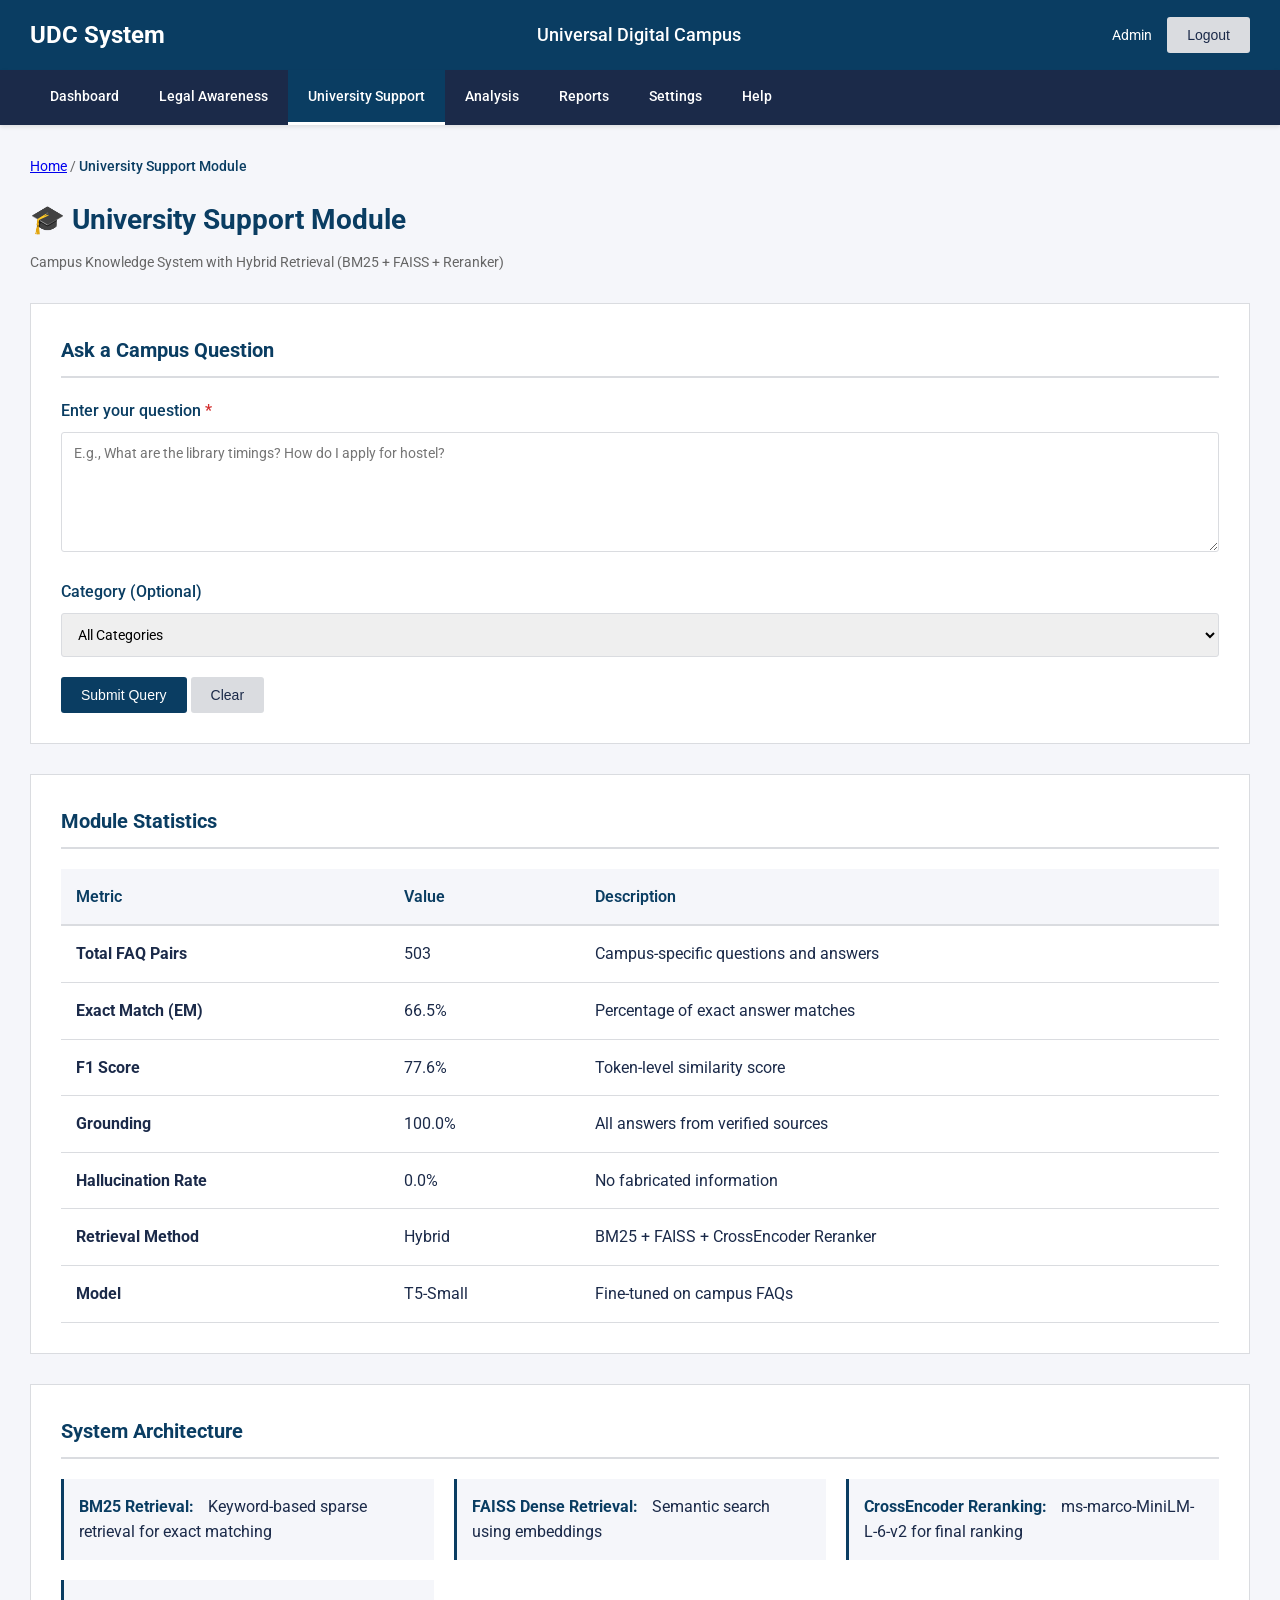
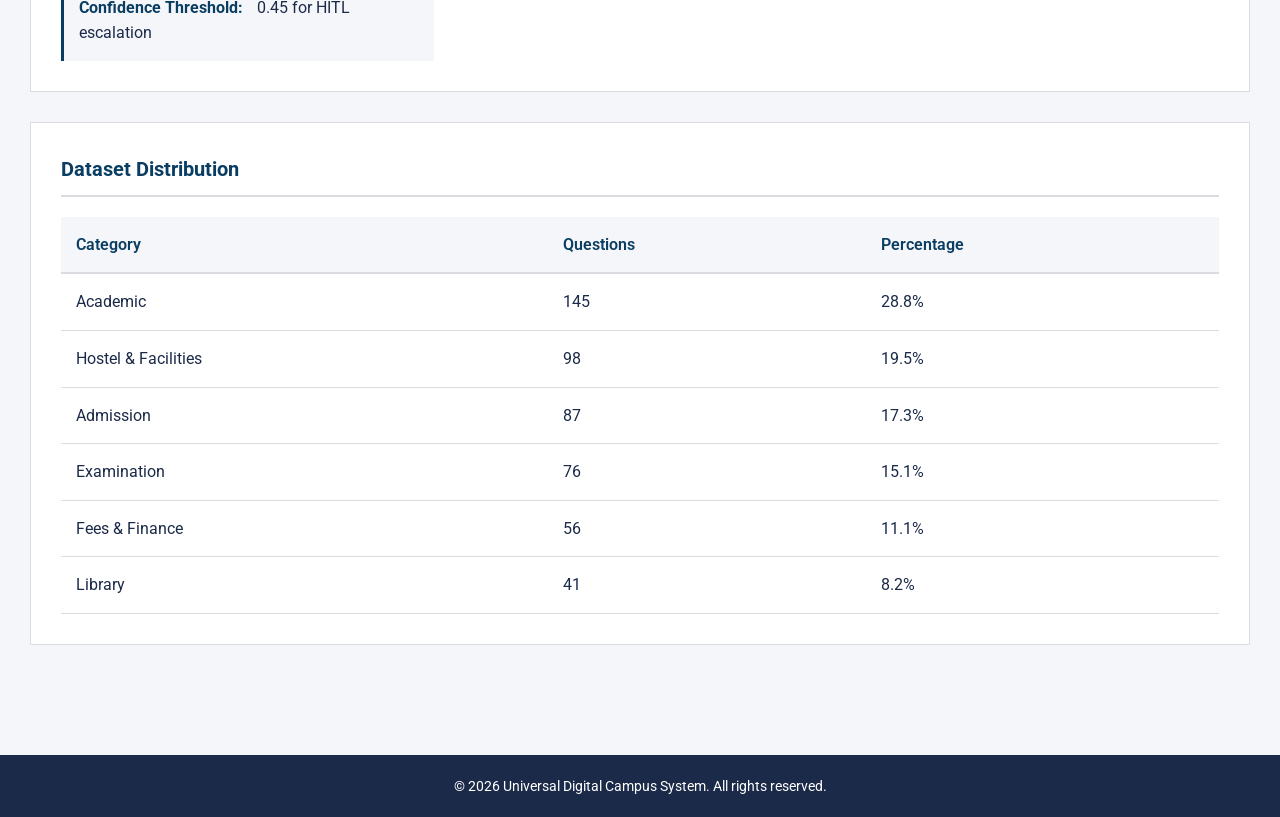
<file: frontend/university-module.html>
<!DOCTYPE html>
<html lang="en">
<head>
    <meta charset="UTF-8">
    <meta name="viewport" content="width=device-width, initial-scale=1.0">
    <title>University Support Module - UDC System</title>
    <link rel="stylesheet" href="styles.css">
    <link href="https://fonts.googleapis.com/css2?family=Roboto:wght@300;400;500;700&display=swap" rel="stylesheet">
</head>
<body>
    <!-- Header -->
    <header class="header">
        <div class="header-left">
            <h1 class="project-title">UDC System</h1>
        </div>
        <div class="header-center">
            <span class="institution">Universal Digital Campus</span>
        </div>
        <div class="header-right">
            <span class="user-role">Admin</span>
            <button class="btn-secondary" onclick="logout()">Logout</button>
        </div>
    </header>

    <!-- Navigation -->
    <nav class="navigation">
        <a href="index.html" class="nav-link">Dashboard</a>
        <a href="legal-module.html" class="nav-link">Legal Awareness</a>
        <a href="university-module.html" class="nav-link active">University Support</a>
        <a href="analysis.html" class="nav-link">Analysis</a>
        <a href="reports.html" class="nav-link">Reports</a>
        <a href="settings.html" class="nav-link">Settings</a>
        <a href="help.html" class="nav-link">Help</a>
    </nav>

    <!-- Main Content -->
    <main class="main-content">
        <!-- Breadcrumbs -->
        <div class="breadcrumbs">
            <span><a href="index.html">Home</a></span> / <span class="current">University Support Module</span>
        </div>

        <!-- Page Title -->
        <div class="page-header">
            <h2>🎓 University Support Module</h2>
            <p>Campus Knowledge System with Hybrid Retrieval (BM25 + FAISS + Reranker)</p>
        </div>

        <!-- Query Input Section -->
        <section class="content-section">
            <h3>Ask a Campus Question</h3>
            
            <form id="campusQueryForm" onsubmit="submitCampusQuery(event)">
                <div class="form-group">
                    <label class="form-label required" for="campusQuestion">Enter your question</label>
                    <textarea 
                        id="campusQuestion" 
                        class="form-textarea" 
                        placeholder="E.g., What are the library timings? How do I apply for hostel?"
                        required
                    ></textarea>
                </div>

                <div class="form-group">
                    <label class="form-label" for="campusCategory">Category (Optional)</label>
                    <select id="campusCategory" class="form-select">
                        <option value="">All Categories</option>
                        <option value="academic">Academic</option>
                        <option value="hostel">Hostel & Facilities</option>
                        <option value="admission">Admission</option>
                        <option value="examination">Examination</option>
                        <option value="fees">Fees & Finance</option>
                        <option value="library">Library</option>
                    </select>
                </div>

                <button type="submit" class="btn-primary">Submit Query</button>
                <button type="button" class="btn-secondary" onclick="clearCampusForm()">Clear</button>
            </form>
        </section>

        <!-- Results Section -->
        <section class="content-section" id="campusResultsSection" style="display: none;">
            <h3>Query Results</h3>
            
            <div id="confidenceInfo" class="alert alert-success">
                <span>✓</span>
                <div id="confidenceMessage"></div>
            </div>

            <table class="data-table">
                <thead>
                    <tr>
                        <th>Rank</th>
                        <th>Question</th>
                        <th>Answer</th>
                        <th>Category</th>
                        <th>Relevance</th>
                    </tr>
                </thead>
                <tbody id="campusResultsTableBody">
                    <!-- Results will be inserted here -->
                </tbody>
            </table>

            <div class="action-buttons" style="margin-top: 20px;">
                <button class="btn-secondary" onclick="exportTableToCSV('campusResultsTable', 'campus_results.csv')">Export Results</button>
            </div>
        </section>

        <!-- Module Statistics -->
        <section class="content-section">
            <h3>Module Statistics</h3>
            <table class="data-table">
                <thead>
                    <tr>
                        <th>Metric</th>
                        <th>Value</th>
                        <th>Description</th>
                    </tr>
                </thead>
                <tbody>
                    <tr>
                        <td><strong>Total FAQ Pairs</strong></td>
                        <td>503</td>
                        <td>Campus-specific questions and answers</td>
                    </tr>
                    <tr>
                        <td><strong>Exact Match (EM)</strong></td>
                        <td>66.5%</td>
                        <td>Percentage of exact answer matches</td>
                    </tr>
                    <tr>
                        <td><strong>F1 Score</strong></td>
                        <td>77.6%</td>
                        <td>Token-level similarity score</td>
                    </tr>
                    <tr>
                        <td><strong>Grounding</strong></td>
                        <td>100.0%</td>
                        <td>All answers from verified sources</td>
                    </tr>
                    <tr>
                        <td><strong>Hallucination Rate</strong></td>
                        <td>0.0%</td>
                        <td>No fabricated information</td>
                    </tr>
                    <tr>
                        <td><strong>Retrieval Method</strong></td>
                        <td>Hybrid</td>
                        <td>BM25 + FAISS + CrossEncoder Reranker</td>
                    </tr>
                    <tr>
                        <td><strong>Model</strong></td>
                        <td>T5-Small</td>
                        <td>Fine-tuned on campus FAQs</td>
                    </tr>
                </tbody>
            </table>
        </section>

        <!-- System Architecture -->
        <section class="content-section">
            <h3>System Architecture</h3>
            <div class="info-grid">
                <div class="info-item">
                    <strong>BM25 Retrieval:</strong> Keyword-based sparse retrieval for exact matching
                </div>
                <div class="info-item">
                    <strong>FAISS Dense Retrieval:</strong> Semantic search using embeddings
                </div>
                <div class="info-item">
                    <strong>CrossEncoder Reranking:</strong> ms-marco-MiniLM-L-6-v2 for final ranking
                </div>
                <div class="info-item">
                    <strong>Confidence Threshold:</strong> 0.45 for HITL escalation
                </div>
            </div>
        </section>

        <!-- Dataset Categories -->
        <section class="content-section">
            <h3>Dataset Distribution</h3>
            <table class="data-table">
                <thead>
                    <tr>
                        <th>Category</th>
                        <th>Questions</th>
                        <th>Percentage</th>
                    </tr>
                </thead>
                <tbody>
                    <tr>
                        <td>Academic</td>
                        <td>145</td>
                        <td>28.8%</td>
                    </tr>
                    <tr>
                        <td>Hostel & Facilities</td>
                        <td>98</td>
                        <td>19.5%</td>
                    </tr>
                    <tr>
                        <td>Admission</td>
                        <td>87</td>
                        <td>17.3%</td>
                    </tr>
                    <tr>
                        <td>Examination</td>
                        <td>76</td>
                        <td>15.1%</td>
                    </tr>
                    <tr>
                        <td>Fees & Finance</td>
                        <td>56</td>
                        <td>11.1%</td>
                    </tr>
                    <tr>
                        <td>Library</td>
                        <td>41</td>
                        <td>8.2%</td>
                    </tr>
                </tbody>
            </table>
        </section>
    </main>

    <!-- Footer -->
    <footer class="footer">
        <p>&copy; 2026 Universal Digital Campus System. All rights reserved.</p>
    </footer>

    <script src="script.js"></script>
    <script>
        function submitCampusQuery(event) {
            event.preventDefault();
            
            const question = document.getElementById('campusQuestion').value;
            const category = document.getElementById('campusCategory').value;
            
            // Show loading
            showLoading();
            
            // Simulate API call (replace with actual API endpoint)
            setTimeout(() => {
                hideLoading();
                
                // Sample results (replace with actual API response)
                const results = [
                    {
                        rank: 1,
                        question: "What are the library timings?",
                        answer: "The central library is open from 8:00 AM to 10:00 PM on weekdays and 9:00 AM to 6:00 PM on weekends.",
                        category: "Library",
                        confidence: 0.95
                    },
                    {
                        rank: 2,
                        question: "How can I access library resources online?",
                        answer: "Students can access e-resources through the university portal using their student ID and password.",
                        category: "Library",
                        confidence: 0.88
                    },
                    {
                        rank: 3,
                        question: "What is the fine for late return of books?",
                        answer: "The fine is Rs. 2 per day for regular books and Rs. 5 per day for reference books.",
                        category: "Library",
                        confidence: 0.82
                    }
                ];
                
                displayCampusResults(results);
                
                const avgConfidence = (results.reduce((sum, r) => sum + r.confidence, 0) / results.length * 100).toFixed(1);
                document.getElementById('confidenceMessage').innerHTML = 
                    `<strong>High Confidence Results</strong><br>Average relevance score: ${avgConfidence}%`;
                
                showAlert('Query processed successfully!', 'success');
            }, 1500);
        }
        
        function displayCampusResults(results) {
            const tbody = document.getElementById('campusResultsTableBody');
            tbody.innerHTML = '';
            
            results.forEach(result => {
                const row = tbody.insertRow();
                row.innerHTML = `
                    <td>${result.rank}</td>
                    <td>${result.question}</td>
                    <td>${result.answer}</td>
                    <td>${result.category}</td>
                    <td><span class="status-badge ${result.confidence > 0.85 ? 'success' : result.confidence > 0.7 ? 'warning' : 'error'}">${(result.confidence * 100).toFixed(1)}%</span></td>
                `;
            });
            
            document.getElementById('campusResultsSection').style.display = 'block';
        }
        
        function clearCampusForm() {
            document.getElementById('campusQueryForm').reset();
            document.getElementById('campusResultsSection').style.display = 'none';
        }
    </script>
</body>
</html>
</file>
<file: frontend/styles.css>
/* Reset & Base Styles */
* {
    margin: 0;
    padding: 0;
    box-sizing: border-box;
}

body {
    font-family: 'Roboto', Arial, sans-serif;
    background-color: #F5F6FA;
    color: #1B2A49;
    line-height: 1.6;
}

/* Header */
.header {
    background-color: #0A3D62;
    color: white;
    height: 70px;
    display: flex;
    align-items: center;
    justify-content: space-between;
    padding: 0 30px;
    box-shadow: 0 2px 4px rgba(0,0,0,0.1);
}

.header-left .project-title {
    font-size: 24px;
    font-weight: 700;
}

.header-center .institution {
    font-size: 18px;
    font-weight: 500;
}

.header-right {
    display: flex;
    align-items: center;
    gap: 15px;
}

.user-role {
    font-size: 14px;
}

/* Navigation */
.navigation {
    background-color: #1B2A49;
    display: flex;
    padding: 0 30px;
    box-shadow: 0 2px 4px rgba(0,0,0,0.1);
}

.nav-link {
    color: white;
    text-decoration: none;
    padding: 15px 20px;
    font-size: 14px;
    font-weight: 500;
    transition: background-color 0.2s;
}

.nav-link:hover {
    background-color: #0A3D62;
}

.nav-link.active {
    background-color: #0A3D62;
    border-bottom: 3px solid white;
}

/* Main Content */
.main-content {
    max-width: 1400px;
    margin: 0 auto;
    padding: 30px;
}

/* Breadcrumbs */
.breadcrumbs {
    font-size: 14px;
    color: #666;
    margin-bottom: 20px;
}

.breadcrumbs .current {
    color: #0A3D62;
    font-weight: 500;
}

/* Page Header */
.page-header {
    margin-bottom: 30px;
}

.page-header h2 {
    font-size: 28px;
    color: #0A3D62;
    margin-bottom: 8px;
}

.page-header p {
    font-size: 14px;
    color: #666;
}

/* Summary Section */
.summary-section {
    display: grid;
    grid-template-columns: repeat(auto-fit, minmax(250px, 1fr));
    gap: 20px;
    margin-bottom: 30px;
}

.metric-card {
    background: white;
    border: 1px solid #DADCE0;
    padding: 25px;
    display: flex;
    align-items: center;
    gap: 20px;
}

.metric-icon {
    font-size: 36px;
}

.metric-content h3 {
    font-size: 32px;
    color: #0A3D62;
    margin-bottom: 5px;
}

.metric-content p {
    font-size: 14px;
    color: #666;
}

/* Content Section */
.content-section {
    background: white;
    border: 1px solid #DADCE0;
    padding: 30px;
    margin-bottom: 30px;
}

.content-section h3 {
    font-size: 20px;
    color: #0A3D62;
    margin-bottom: 20px;
    border-bottom: 2px solid #DADCE0;
    padding-bottom: 10px;
}

/* Tables */
.data-table {
    width: 100%;
    border-collapse: collapse;
    margin-top: 10px;
}

.data-table thead {
    background-color: #F5F6FA;
}

.data-table th {
    text-align: left;
    padding: 15px;
    font-weight: 600;
    color: #0A3D62;
    border-bottom: 2px solid #DADCE0;
}

.data-table td {
    padding: 15px;
    border-bottom: 1px solid #DADCE0;
}

.data-table tbody tr:hover {
    background-color: #F5F6FA;
}

/* Status Badges */
.status-badge {
    display: inline-block;
    padding: 5px 12px;
    border-radius: 3px;
    font-size: 12px;
    font-weight: 600;
}

.status-badge.success {
    background-color: #E8F5E9;
    color: #2E7D32;
}

.status-badge.warning {
    background-color: #FFF3E0;
    color: #ED6C02;
}

.status-badge.error {
    background-color: #FFEBEE;
    color: #D32F2F;
}

/* Buttons */
.btn-primary, .btn-secondary {
    padding: 10px 20px;
    border: none;
    border-radius: 3px;
    font-size: 14px;
    font-weight: 500;
    cursor: pointer;
    transition: opacity 0.2s;
}

.btn-primary {
    background-color: #0A3D62;
    color: white;
}

.btn-primary:hover {
    opacity: 0.9;
}

.btn-secondary {
    background-color: #DADCE0;
    color: #1B2A49;
}

.btn-secondary:hover {
    opacity: 0.9;
}

/* Forms */
.form-group {
    margin-bottom: 20px;
}

.form-label {
    display: block;
    margin-bottom: 8px;
    font-weight: 500;
    color: #0A3D62;
}

.form-label.required::after {
    content: " *";
    color: #D32F2F;
}

.form-input, .form-select, .form-textarea {
    width: 100%;
    padding: 12px;
    border: 1px solid #DADCE0;
    border-radius: 3px;
    font-size: 14px;
    font-family: 'Roboto', Arial, sans-serif;
}

.form-input:focus, .form-select:focus, .form-textarea:focus {
    outline: none;
    border-color: #0A3D62;
}

.form-textarea {
    min-height: 120px;
    resize: vertical;
}

/* Alerts */
.alert {
    padding: 15px 20px;
    margin-bottom: 20px;
    border-radius: 3px;
    display: flex;
    align-items: center;
    gap: 12px;
}

.alert-success {
    background-color: #E8F5E9;
    color: #2E7D32;
    border-left: 4px solid #2E7D32;
}

.alert-warning {
    background-color: #FFF3E0;
    color: #ED6C02;
    border-left: 4px solid #ED6C02;
}

.alert-error {
    background-color: #FFEBEE;
    color: #D32F2F;
    border-left: 4px solid #D32F2F;
}

/* Info Grid */
.info-grid {
    display: grid;
    grid-template-columns: repeat(auto-fit, minmax(300px, 1fr));
    gap: 20px;
}

.info-item {
    padding: 15px;
    background-color: #F5F6FA;
    border-left: 3px solid #0A3D62;
}

.info-item strong {
    color: #0A3D62;
    margin-right: 10px;
}

/* Action Buttons */
.action-buttons {
    display: flex;
    gap: 15px;
    flex-wrap: wrap;
}

/* Modal */
.modal {
    display: none;
    position: fixed;
    top: 0;
    left: 0;
    width: 100%;
    height: 100%;
    background-color: rgba(0,0,0,0.5);
    z-index: 1000;
}

.modal.active {
    display: flex;
    align-items: center;
    justify-content: center;
}

.modal-content {
    background: white;
    padding: 30px;
    max-width: 600px;
    width: 90%;
    border-radius: 3px;
}

.modal-header {
    display: flex;
    justify-content: space-between;
    align-items: center;
    margin-bottom: 20px;
}

.modal-header h3 {
    color: #0A3D62;
}

.modal-close {
    background: none;
    border: none;
    font-size: 24px;
    cursor: pointer;
    color: #666;
}

.modal-footer {
    display: flex;
    justify-content: flex-end;
    gap: 15px;
    margin-top: 25px;
}

/* Footer */
.footer {
    background-color: #1B2A49;
    color: white;
    text-align: center;
    padding: 20px;
    margin-top: 50px;
}

.footer p {
    font-size: 14px;
}

/* Responsive */
@media (max-width: 768px) {
    .header {
        flex-direction: column;
        height: auto;
        padding: 15px;
    }
    
    .navigation {
        flex-direction: column;
        padding: 0;
    }
    
    .nav-link {
        border-bottom: 1px solid #0A3D62;
    }
    
    .summary-section {
        grid-template-columns: 1fr;
    }
    
    .action-buttons {
        flex-direction: column;
    }
    
    .btn-primary, .btn-secondary {
        width: 100%;
    }
}
</file>
